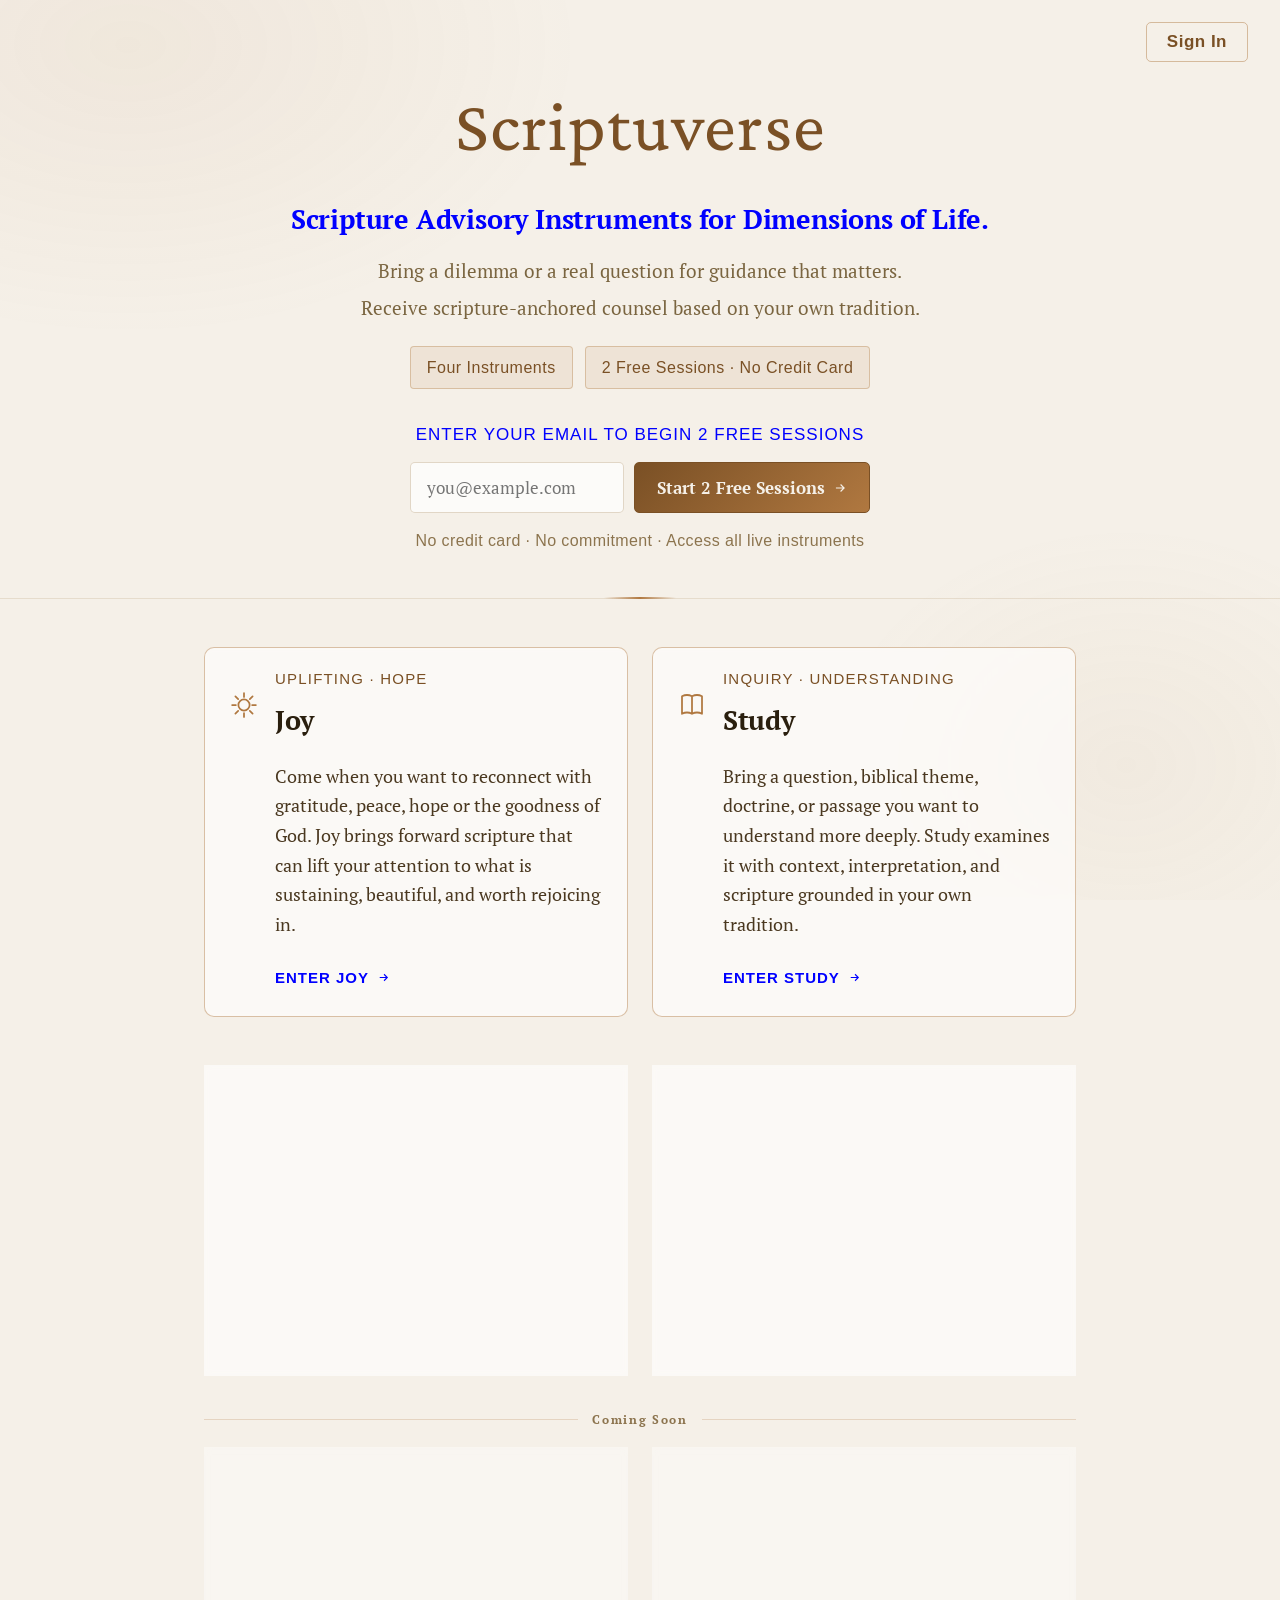
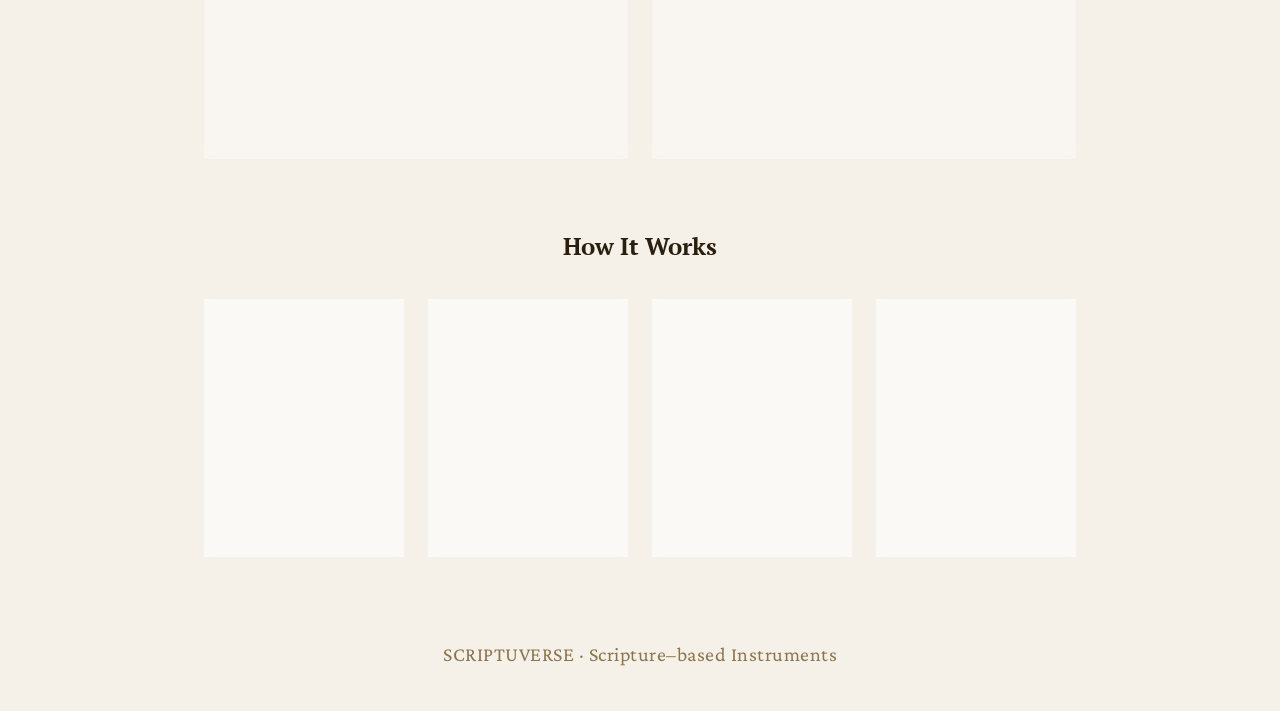
<file: index.html>
<!DOCTYPE html>
<html lang="en">
<head>
<meta charset="UTF-8">
<meta name="viewport" content="width=device-width, initial-scale=1.0">
<title>Scriptuverse &ndash; Scripture&ndash;based Instruments</title>
<link href="https://fonts.googleapis.com/css2?family=Crimson+Pro:ital,wght@0,300;0,400;0,600;0,700;1,300;1,400&family=PT+Serif:ital,wght@0,400;0,700;1,400&family=Google+Sans:wght@400;500;700&display=swap" rel="stylesheet">
<link rel="stylesheet" href="scriptuverse-shared.css">
<style>
  /* ── Visual identity inherited from Human Mastery per ScriptBDL Decision 11,
     with sizing corrected against the BIS's own explicit rules (Section 2.3):
     wordmark is 36px per rule, not the 15px used in the first pass -- that
     was a real error, not a style choice. HM's action colour (#0000FF, pure
     blue) is also a BIS rule, not something this first pass applied at all --
     used here sparingly, on CTAs and row labels, per that rule's own scope.

     Revision notes (this pass, per Jamie's review):
       - Wordmark spelling bug fixed. The rv-merge idea only ever meant tight
         kerning on the existing u/v letters, not inserting extra letters --
         the first pass literally corrupted the word. Fixed structurally.
       - Type scale raised throughout. This audience skews 30s/40s/elderly,
         not the tight mono-label sizes that read fine to a 20-something.
       - Font-family count reduced before the italic tagline: header logo is
         now the only sans element up top: wordmark and tagline are both
         serif, so there are two families, not three-plus-mono, before the
         eye reaches the italics.

     FONT SYSTEM (ScriptBDL Decision 105): Crimson Pro for the wordmark,
     PT Serif for all other serif use, Google Sans for all sans/mono use.
     Playfair Display and Share Tech Mono are retired platform-wide.
       - "Live at Launch" label removed -- it ages out fast, per Jamie's note.
       - Each tile is now a native <details>/<summary> disclosure -- closer
         to the BM/HM dropdown pattern Jamie referenced. No JavaScript; this
         is browser-native HTML, consistent with "shell only, no engine yet."
       - In-development divider redesigned with an ornamental centre mark,
         since the original was a plain label-plus-line.

     STATUS: still a visual shell. No auth, no persistence, no Edge Function
     calls, no working instrument links.

     Root tokens, box-sizing reset, and base html/body rules now live in
     scriptuverse-shared.css -- removed from here to avoid a second,
     divergence-prone copy. This page's own <style> block below contains
     only what's genuinely specific to the front door. ── */

  body::before {
    content: '';
    position: fixed; inset: 0; z-index: 0; pointer-events: none;
    background:
      radial-gradient(ellipse 700px 450px at 10% 5%,  rgba(176,120,64,0.07) 0%, transparent 65%),
      radial-gradient(ellipse 500px 400px at 88% 85%, rgba(184,150,90,0.06) 0%, transparent 60%);
  }

  /* ── HERO -- this page has no site-header (front door doesn't need one;
     interior instrument pages will carry their own, per Jamie's note).
     Top padding restored here since the header isn't there to carry any
     of that opening visual weight anymore. ── */
  .hero {
    position: relative; z-index: 1;
    text-align: center;
    padding: 64px 24px 44px;
    border-bottom: 1px solid rgba(155,120,65,0.16);
  }
  .hero::after {
    content: '';
    position: absolute; bottom: -1px; left: 50%; transform: translateX(-50%);
    width: 72px; height: 2px;
    background: linear-gradient(90deg, transparent, var(--accent), transparent);
  }

  /* Wordmark: correctly spelled "Scriptuverse" throughout -- the only
     flourish is tight kerning on the existing u/v pair, not new letters. */
  .wordmark {
    font-family: 'Crimson Pro', serif;
    font-size: 72px; font-weight: 400;
    color: var(--accent-deep);
    letter-spacing: 1px;
    margin-bottom: 16px;
  }
  .wordmark .uv { letter-spacing: 1px; }
  @media (max-width: 560px) {
    .wordmark { font-size: 40px; }
  }

  /* Value-proposition headline -- the "eye goes here first" line, per
     Jamie's note, styled after HM's own blue headline convention
     (BIS 2.3: HM action colour is pure blue, used on headlines). */
  .value-prop {
    font-family: 'PT Serif', serif;
    font-size: 27px; font-weight: 700;
    color: var(--blue);
    letter-spacing: -0.2px;
    line-height: 1.3;
    max-width: 780px; margin: 0 auto 18px;
    white-space: nowrap;
  }
  .value-prop.resolved {
    color: var(--accent-deep);
  }
  @media (max-width: 780px) {
    .value-prop { font-size: 22px; white-space: normal; }
  }
  @media (max-width: 560px) {
    .value-prop { font-size: 19px; }
  }

  .hero-line {
    font-family: 'PT Serif', serif;
    font-size: 19px; font-weight: 400;
    color: var(--text-dim);
    max-width: 560px; margin: 0 auto 4px;
  }
  .hero-line:last-of-type { margin-bottom: 22px; }

  .badge-row { display: flex; justify-content: center; gap: 12px; flex-wrap: wrap; margin-bottom: 32px; }
  .badge {
    font-family: 'Google Sans', Arial, sans-serif;
    font-size: 15px; padding: 7px 16px; border-radius: 4px;
    letter-spacing: 0.5px;
  }
  .badge-tier {
    background: rgba(176,120,64,0.10);
    font-size: 16px; color: var(--accent-deep);
    border: 0.5px solid rgba(176,120,64,0.35);
  }

  /* ── EMAIL CTA -- disabled inputs/buttons deliberately: this is still
     the visual shell, no signup logic wired in yet. ── */
  .email-cta {
    max-width: 460px; margin: 0 auto;
  }
  .email-cta-label {
    font-family: 'Google Sans', Arial, sans-serif;
    font-size: 17px; color: var(--blue);
    letter-spacing: 1px; text-transform: uppercase;
    margin-bottom: 12px;
  }
  .email-cta-label.label-error, .email-cta-label.label-attention {
    color: var(--blue);
    font-weight: 700;
    font-size: 17px;
  }
  .email-cta-label.label-confirmed {
    color: var(--text-dim);
    font-weight: 700;
    font-size: 17px;
  }
  .email-cta-label.label-confirmed.veteran {
    font-weight: 400;
  }
  .email-cta-input-row {
    display: flex; gap: 10px; flex-wrap: wrap;
    margin-bottom: 14px;
  }
  .email-input {
    flex: 1; min-width: 200px;
    font-family: 'PT Serif', serif; font-size: 17px;
    padding: 13px 16px;
    background: rgba(255,255,255,0.72);
    border: 1px solid rgba(155,120,65,0.28);
    border-radius: 5px;
    color: var(--ink);
  }
  .email-cta-button {
    font-family: 'PT Serif', serif;
    font-size: 17px; font-weight: 700;
    color: var(--parchment);
    background: linear-gradient(135deg, var(--accent-deep), var(--accent));
    border: 1px solid var(--accent-deep);
    border-radius: 5px;
    padding: 13px 22px;
    display: inline-flex; align-items: center; gap: 8px;
    white-space: nowrap;
  }
  .email-cta-button svg { width: 14px; height: 14px; }
  .email-input:disabled, .email-cta-button:disabled {
    cursor: not-allowed;
  }
  .email-cta-fine-print {
    font-family: 'Google Sans', Arial, sans-serif;
    font-size: 16px; color: var(--text-faint);
    letter-spacing: 0.4px;
  }
  .signin-link {
    position: absolute; top: 22px; right: 32px;
    font-family: 'Google Sans', Arial, sans-serif;
    font-size: 17px; font-weight: 700; letter-spacing: 0.5px;
    color: var(--accent-deep);
    background: none; border: 1px solid rgba(176,120,64,0.45);
    border-radius: 5px; padding: 9px 20px; cursor: pointer;
  }
  .signin-link:hover { background: rgba(176,120,64,0.10); }
  .mode-toggle {
    display: inline-block; margin-top: 12px;
    font-family: 'Google Sans', Arial, sans-serif;
    font-size: 16px; color: var(--accent-deep);
    background: none; border: none; text-decoration: underline; cursor: pointer;
  }
  .email-cta-fine-print.fine-print-attention {
    color: var(--blue);
    font-weight: 700;
    font-size: 15px;
  }
  .email-cta-fine-print.fine-print-confirmed {
    color: var(--text-faint);
    font-weight: 700;
  }
  .email-cta-fine-print.fine-print-confirmed.veteran {
    font-weight: 400;
  }

  /* ── MAIN ── */
  .main {
    position: relative; z-index: 1;
    max-width: 920px; margin: 0 auto; padding: 48px 24px 40px;
  }

  /* ── Ornamental divider for the In Development row -- a centred mark
     rather than a plain label-and-line. ── */
  .ornamental-divider {
    display: flex; align-items: center; justify-content: center;
    gap: 18px;
    margin: 8px 0 28px;
  }
  .ornamental-divider .line {
    flex: 1; height: 1px; max-width: 200px;
    background: linear-gradient(90deg, transparent, rgba(176,120,64,0.45));
  }
  .ornamental-divider .line.right {
    background: linear-gradient(90deg, rgba(176,120,64,0.45), transparent);
  }
  .ornamental-divider .mark {
    font-family: 'Google Sans', Arial, sans-serif;
    font-size: 15px; letter-spacing: 3px; text-transform: uppercase;
    color: var(--accent-deep);
    display: flex; align-items: center; gap: 10px;
    white-space: nowrap;
  }
  .ornamental-divider .diamond {
    width: 7px; height: 7px; background: var(--accent);
    transform: rotate(45deg);
  }

  /* ── INSTRUMENT GRID ── */
  .grid {
    display: grid;
    grid-template-columns: 1fr 1fr;
    gap: 24px;
    margin-bottom: 20px;
  }
  .grid.top { margin-bottom: 48px; }
  @media (max-width: 640px) {
    .grid { grid-template-columns: 1fr; }
  }

  /* Tiles are native <details> disclosures -- click the header row to
     expand, per the BM/HM dropdown pattern. */
  .tile {
    position: relative;
    background: var(--card-bg);
    border: 1px solid var(--card-border);
    border-radius: 10px;
    backdrop-filter: blur(3px);
    transition: border-color 0.2s;
  }
  .tile[open], .tile:hover { border-color: var(--card-focus); }
  .coming-soon-divider { display:flex; align-items:center; gap:14px; margin:34px 0 18px; color:var(--text-faint); font-size:12px; letter-spacing:0.14em; text-transform:none; font-weight:600; }
  .coming-soon-divider::before, .coming-soon-divider::after { content:""; flex:1; border-top:1px solid var(--card-focus); opacity:0.5; }
  .tile.is-pending { opacity: 0.62; }

  .tile summary {
    list-style: none;
    cursor: pointer;
    padding: 18px 24px;
    display: flex; align-items: center; gap: 16px;
  }
  .tile summary::-webkit-details-marker { display: none; }
  .tile.tile-static summary { cursor: default; }

  .tile-icon {
    width: 30px; height: 30px; flex-shrink: 0;
    color: var(--accent);
  }
  .tile.is-pending .tile-icon { color: var(--text-faint); }

  .tile-headline { flex: 1; min-width: 0; }

  .tile-eyebrow {
    font-family: 'Google Sans', Arial, sans-serif;
    font-size: 15px; color: var(--accent-deep);
    letter-spacing: 1.2px; margin-bottom: 6px;
    text-transform: uppercase;
  }
  .tile.is-pending .tile-eyebrow { color: var(--text-faint); }

  .tile-name {
    font-family: 'PT Serif', serif;
    font-size: 27px; font-weight: 700;
    color: var(--ink);
    letter-spacing: -0.3px;
  }
  .tile.is-pending .tile-name { color: var(--text-dim); }

  .tile-body {
    padding: 0 24px 24px 70px;
  }
  .tile-desc {
    font-family: 'PT Serif', serif;
    font-size: 18px; font-weight: 400;
    color: var(--text-mid); line-height: 1.65;
    margin-bottom: 20px;
  }
  .tile-cta {
    font-family: 'Google Sans', Arial, sans-serif;
    font-size: 15px; letter-spacing: 1px; text-transform: uppercase;
    color: var(--blue);
    display: inline-flex; align-items: center; gap: 8px;
    font-weight: 700;
  }
  .tile-cta svg { width: 13px; height: 13px; }
  .tile.is-pending .tile-cta { color: var(--text-faint); }

  .status-corner {
    font-family: 'Google Sans', Arial, sans-serif;
    font-size: 15px; letter-spacing: 0.8px; text-transform: uppercase;
    padding: 5px 12px; border-radius: 4px;
    display: inline-block;
    margin-bottom: 14px;
  }
  .status-corner.pending {
    background: rgba(122,101,64,0.09);
    color: var(--text-faint);
    border: 0.5px solid rgba(122,101,64,0.22);
  }

  @media (max-width: 640px) {
    .tile-body { padding-left: 28px; }
  }

  /* ── HOW IT WORKS -- matching the row Jamie liked on Human Mastery.
     Placeholder copy: I don't have HM's actual "How It Works" content to
     clone verbatim, so this is a reasonable first pass in the same visual
     language, not a copy of real, confirmed source text. Flag and revise
     once you've seen it against HM's real wording. ── */
  .how-it-works {
    position: relative; z-index: 1;
    max-width: 920px; margin: 0 auto;
    padding: 8px 24px 56px;
  }
  .how-heading {
    font-family: 'PT Serif', serif;
    font-size: 24px; font-weight: 700;
    color: var(--ink);
    text-align: center;
    margin-bottom: 32px;
  }
  .how-steps {
    display: grid;
    grid-template-columns: repeat(4, 1fr);
    gap: 24px;
  }
  @media (max-width: 780px) {
    .how-steps { grid-template-columns: 1fr 1fr; }
  }
  @media (max-width: 480px) {
    .how-steps { grid-template-columns: 1fr; }
  }
  .how-step {
    text-align: center;
    background: var(--card-bg);
    border: 1px solid var(--card-border);
    border-radius: 10px;
    padding: 24px 20px;
    backdrop-filter: blur(3px);
  }
  .how-step-number {
    font-family: 'Google Sans', Arial, sans-serif;
    font-size: 15px; color: var(--accent);
    letter-spacing: 1px; margin-bottom: 10px;
  }
  .how-step-title {
    font-family: 'PT Serif', serif;
    font-size: 19px; font-weight: 700;
    color: var(--ink); margin-bottom: 8px;
  }
  .how-step-desc {
    font-family: 'PT Serif', serif;
    font-size: 16px; color: var(--text-mid);
    line-height: 1.55;
  }

  /* ── PROFILE INTAKE (Layer 1, Q4/Q5) -- Spec Section 5 ── */
  .profile-intake {
    max-width: 620px; margin: 28px auto 0;
    text-align: center;
  }
  .intake-label {
    font-family: 'PT Serif', serif;
    font-size: 22px; font-weight: 700;
    color: var(--blue);
    line-height: 1.4; margin-bottom: 14px;
  }
  .intake-section-label {
    font-family: 'PT Serif', serif;
    font-size: 22px; font-weight: 700;
    color: var(--blue);
    line-height: 1.4;
    margin: 28px 0 14px;
    padding-top: 22px;
    border-top: 1px solid rgba(155,120,65,0.16);
  }
  .intake-text-input {
    width: 100%;
    font-family: 'PT Serif', serif; font-size: 17px;
    padding: 13px 16px;
    background: rgba(255,255,255,0.72);
    border: 1px solid rgba(155,120,65,0.28);
    border-radius: 5px;
    color: var(--ink);
    margin-bottom: 10px;
  }
  .intake-matrix {
    display: flex; flex-wrap: wrap; gap: 9px;
    justify-content: center;
    margin-bottom: 18px;
  }
  .denom-btn {
    font-family: 'PT Serif', serif;
    font-size: 15px;
    color: var(--ink);
    background: rgba(255,255,255,0.62);
    border: 1px solid rgba(155,120,65,0.24);
    border-radius: 8px;
    padding: 10px 15px;
    cursor: pointer;
    transition: border-color 0.15s;
  }
  .denom-btn:hover { border-color: rgba(176,120,64,0.5); }
  .denom-btn.selected {
    background: linear-gradient(135deg, var(--accent-deep), var(--accent));
    color: var(--parchment);
    border-color: var(--accent-deep);
    font-weight: 600;
  }
  .intake-unlisted {
    margin-bottom: 18px;
  }
  .intake-unlisted-label {
    font-family: 'PT Serif', serif;
    font-size: 20px; font-weight: 600; color: var(--text-mid);
    margin-bottom: 10px;
  }
  .intake-select {
    width: 100%;
    font-family: 'PT Serif', serif; font-size: 17px;
    padding: 13px 16px;
    background: rgba(255,255,255,0.72);
    border: 1px solid rgba(155,120,65,0.28);
    border-radius: 5px;
    color: var(--ink);
    margin-bottom: 14px;
  }
  .intake-followup {
    margin: 12px 0 14px;
    padding: 14px 16px;
    background: rgba(176,120,64,0.06);
    border: 1px solid rgba(176,120,64,0.20);
    border-radius: 6px;
  }
  .intake-followup-label {
    display: block;
    font-family: 'Google Sans', Arial, sans-serif;
    font-size: 15px; color: var(--accent-deep);
    letter-spacing: 0.6px; text-transform: uppercase;
    margin-bottom: 8px;
  }
  .intake-followup .intake-select { margin-bottom: 0; }
  .intake-version-note {
    font-family: 'PT Serif', serif;
    font-size: 15px; font-style: italic;
    color: var(--text-dim);
    margin-top: 8px; line-height: 1.5;
  }
  .intake-submit-button {
    width: 100%;
    font-family: 'PT Serif', serif;
    font-size: 16px; font-weight: 700;
    color: var(--parchment);
    background: linear-gradient(135deg, var(--accent-deep), var(--accent));
    border: 1px solid var(--accent-deep);
    border-radius: 5px;
    padding: 14px 22px;
  }
  .intake-submit-button:disabled { opacity: 0.6; }
  .intake-error {
    font-family: 'PT Serif', serif;
    font-size: 15px; font-weight: 700;
    color: var(--blue);
    background: rgba(0,0,255,0.06);
    border: 1px solid rgba(0,0,255,0.30);
    border-radius: 5px;
    padding: 11px 14px;
    margin-bottom: 14px;
  }

  /* Front-door-specific footer spacing. .footer-identifier's shared
     default (56px top margin, 0 bottom) is tuned for the instrument
     pages, where it sits inside .main and .main's own 64px bottom
     padding already supplies trailing space. The front door has no such
     wrapper below it -- this is the last element before </body> -- so
     the shared default reads as too much space above (56px here, plus
     .how-it-works' own 56px bottom padding -- 112px combined) and none
     below. Overridden here rather than in the shared file so Counsel
     and Comfort are unaffected. */
  .footer-identifier {
    margin-top: 24px;
    margin-bottom: 40px;
  }


</style>
</head>
<body>

<section class="hero">
  <button type="button" class="signin-link" id="signinLink">Sign In</button>
  <div class="wordmark">Script<span class="uv">uv</span>erse</div>
  <p class="value-prop" id="valueProp">Scripture Advisory Instruments for Dimensions of Life.</p>
  <p class="hero-line">Bring a dilemma or a real question for guidance that matters.</p>
  <p class="hero-line">Receive scripture-anchored counsel based on your own tradition.</p>
  <div class="badge-row">
    <span class="badge badge-tier">Four Instruments</span>
    <span class="badge badge-tier">2 Free Sessions &middot; No Credit Card</span>
  </div>

  <div class="email-cta" id="emailCta">
    <div class="email-cta-label" id="ctaLabel">Enter your email to begin 2 free sessions</div>
    <form class="email-cta-input-row" id="signinForm">
      <input type="email" class="email-input" id="emailInput" placeholder="you@example.com" required autocomplete="email">
      <button type="submit" class="email-cta-button" id="ctaButton">Start 2 Free Sessions <svg viewBox="0 0 24 24" fill="none" stroke="currentColor" stroke-width="2"><path d="M5 12h14M13 6l6 6-6 6"/></svg></button>
    </form>
    <div class="email-cta-fine-print" id="ctaFinePrint">No credit card &middot; No commitment &middot; Access all live instruments</div>
    <button type="button" class="mode-toggle" id="modeToggle" style="display:none;">New Here? Start 2 Free Sessions</button>
  </div>

  <!-- ── Layer 1 fixed-profile intake (Q4/Q5), per Spec Section 5. Hidden
       until a session is confirmed; shown once, then replaced by a summary
       once a profile row exists. ── -->
  <div class="profile-intake" id="profileIntake" style="display:none;">
    <div class="intake-label" id="intakeStatusLabel">Please select your faith or denomination</div>

    <form id="intakeForm">
      <div class="intake-error" id="intakeError" style="display:none;"></div>

      <input type="hidden" id="denomText">

      <div class="intake-matrix" id="denomMatrix"></div>

      <!-- Charismatic modifier follow-up, per Section 5.7 (confirmed,
           Decision 86) -- hidden unless Charismatic is selected. -->
      <div class="intake-followup" id="charismaticFollowup" style="display:none;">
        <label class="intake-followup-label">What's your home tradition?</label>
        <select class="intake-select" id="homeTraditionSelect">
          <option value="" selected disabled>Select your home tradition&hellip;</option>
        </select>
      </div>

      <!-- Unlisted -- a labeled text field, always visible, not a button
           to click, per Jamie's direct instruction. -->
      <div class="intake-unlisted">
        <div class="intake-unlisted-label">My tradition isn't listed here &ndash; I'll describe it:</div>
        <input type="text" class="intake-text-input" id="unlistedInput" placeholder="Type your tradition here" autocomplete="off">
        <div class="intake-followup" id="adaptiveFollowup" style="display:none;">
          <label class="intake-followup-label" id="adaptiveFollowupQuestion"></label>
          <input type="text" class="intake-text-input" id="adaptiveFollowupAnswer" placeholder="Your answer" autocomplete="off">
        </div>
      </div>

      <div class="intake-section-label">Please select your Bible version</div>
      <div class="intake-matrix" id="bibleVersionMatrix"></div>

      <div class="intake-unlisted">
        <div class="intake-unlisted-label">My version isn't listed here &ndash; I'll specify:</div>
        <input type="text" class="intake-text-input" id="unlistedVersionInput" placeholder="Type your Bible version here" autocomplete="off">
      </div>

      <div class="intake-version-note" id="versionNote"></div>

      <button type="submit" class="intake-submit-button">Save and Continue</button>
    </form>
  </div>
</section>

<script type="module">
  // ── Shape B auth: Supabase magic-link sign-in, per Decision 72. ──
  const SUPABASE_URL = 'https://xvlqixdhxvsjcowjmxyl.supabase.co';
  const SUPABASE_ANON_KEY = 'sb_publishable_CyR3UVVvOtrFziL4nI9mtA_3x2g4JgS';

  import { createClient } from 'https://esm.sh/@supabase/supabase-js@2';
  const supabase = createClient(SUPABASE_URL, SUPABASE_ANON_KEY);

  const form = document.getElementById('signinForm');
  const input = document.getElementById('emailInput');
  const button = document.getElementById('ctaButton');
  const label = document.getElementById('ctaLabel');
  const finePrint = document.getElementById('ctaFinePrint');
  const signinLink = document.getElementById('signinLink');
  const modeToggle = document.getElementById('modeToggle');
  const ARROW = ' <svg viewBox="0 0 24 24" fill="none" stroke="currentColor" stroke-width="2"><path d="M5 12h14M13 6l6 6-6 6"/></svg>';

  // Two views of the same email box. "start" is for new people (2 free sessions); "signin" is for anyone returning,
  // free-session members and subscribers alike. Both send the same verified sign-in link; only the wording differs.
  let mode = 'start';
  function setMode(m) {
    mode = m;
    label.classList.remove('label-error', 'label-attention');
    if (m === 'signin') {
      label.textContent = 'Sign in with your email';
      button.innerHTML = 'Email Me a Sign-In Link' + ARROW;
      finePrint.textContent = 'For members and subscribers. No password needed.';
      modeToggle.style.display = 'inline-block';
      signinLink.style.display = 'none';
      input.focus();
    } else {
      label.textContent = 'Enter your email to begin 2 free sessions';
      button.innerHTML = 'Start 2 Free Sessions' + ARROW;
      finePrint.textContent = 'No credit card \u00b7 No commitment \u00b7 Access all live instruments';
      modeToggle.style.display = 'none';
      signinLink.style.display = '';
    }
  }
  signinLink.addEventListener('click', () => setMode('signin'));
  modeToggle.addEventListener('click', () => setMode('start'));

  // Session check on load -- if a magic-link redirect just landed here,
  // or a prior session is still valid, reflect that immediately rather
  // than showing the sign-in form to someone already signed in.
  supabase.auth.getSession().then(({ data: { session } }) => {
    if (session) showSignedIn(session);
  });

  // Fires on the magic-link redirect landing (SIGNED_IN) and on sign-out.
  // This is the actual session-handling piece crisis-marker-handler.ts
  // flagged as not yet built -- this is that build.
  supabase.auth.onAuthStateChange((event, session) => {
    if (event === 'SIGNED_IN' && session) showSignedIn(session);
    if (event === 'SIGNED_OUT') showSignedOut();
  });

  form.addEventListener('submit', async (e) => {
    e.preventDefault();
    const email = input.value.trim();
    if (!email) return;

    button.disabled = true;
    button.textContent = 'Sending...';

    const { error } = await supabase.auth.signInWithOtp({
      email,
      options: {
        // Where the magic-link email sends the user back to. Must match
        // a URL registered in Supabase's Auth > URL Configuration once
        // the project exists -- see the setup checklist.
        emailRedirectTo: window.location.href,
      },
    });

    if (error) {
      label.textContent = 'Could not send link: ' + (error.message || 'unknown error') + '.';
      label.classList.add('label-error');
      button.disabled = false;
      button.innerHTML = (mode === 'signin' ? 'Email Me a Sign-In Link' : 'Start 2 Free Sessions') + ARROW;
      console.error('[scriptuverse-auth] signInWithOtp error:', error);
      return;
    }

    // Deliberately vague about whether the address is new or returning --
    // avoids leaking account existence to an unauthenticated visitor.
    label.textContent = 'Check your email for a sign-in link.';
    label.classList.remove('label-error', 'label-attention');
    label.classList.add('label-attention');
    form.style.display = 'none';
    modeToggle.style.display = 'none';
    finePrint.textContent = "We've sent a link to " + email + ". No password needed.";
  });

  function showSignedIn(session) {
    label.textContent = "You're signed in as " + session.user.email + ". This also opens your free QuVive account.";
    label.classList.remove('label-error', 'label-attention');
    label.classList.add('label-confirmed');
    form.style.display = 'none';
    signinLink.style.display = 'none';
    modeToggle.style.display = 'none';
    finePrint.textContent = 'Setting up your profile...';
    loadProfile(session.user);
  }

  function showSignedOut() {
    label.classList.remove('label-error', 'label-attention', 'label-confirmed', 'veteran');
    form.style.display = 'flex';
    setMode('start');
    finePrint.classList.remove('fine-print-attention', 'fine-print-confirmed', 'veteran');
    document.getElementById('profileIntake').style.display = 'none';
    document.getElementById('valueProp')?.classList.remove('resolved');
  }

  // ── Layer 1 fixed-profile intake logic (Spec Section 5) ──

  // Denomination-aware Bible version defaults, per Section 5.5. Anything
  // not listed here falls through to the silent KJV default described in
  // the same section -- KJV is already the select's first/default option,
  // so "do nothing" already produces the correct behavior for every
  // tradition not explicitly mapped below.
  const VERSION_DEFAULTS = {
    'Catholic (Roman Catholic)': { version: 'NABRE', note: '' },
    'Eastern Orthodox': { version: 'KJV', note: '' },
    "Jehovah's Witness": {
      version: 'NWT',
      note: 'The New World Translation is the version your tradition holds as scripture.',
    },
    'Latter-day Saint': {
      version: 'KJV',
      note: 'The King James Version is shown here specifically because it is the version your tradition uses. Scriptuverse itself remains scripture-anchored to the Bible; it does not engage the Book of Mormon, Doctrine and Covenants, or Pearl of Great Price directly.',
    },
  };

  // Alphabetical, matching the approved matrix prototype -- no family
  // groupings, since Jamie found the grouped version too vertically long.
  const TRADITIONS = [
    'Anabaptist / Mennonite',
    'Anglican / Episcopal',
    'Baptist',
    'Catholic (Roman Catholic)',
    'Charismatic renewal within another tradition',
    'Congregationalist / United Church of Christ tradition',
    'Cultural Christian / occasional practice',
    'Eastern Orthodox',
    'Exploring Christianity / not yet affiliated',
    'Holiness tradition',
    "Jehovah's Witness",
    'Latter-day Saint',
    'Lutheran',
    'Methodist / Wesleyan',
    'Non-denominational / independent Christian',
    'Oriental Orthodox',
    'Pentecostal',
    'Quaker / Religious Society of Friends',
    'Reformed / Presbyterian',
    'Restorationist movement',
    'Seventh-day Adventist',
  ];

  const DENOM_OPTIONS_FOR_HOME_TRADITION = TRADITIONS.filter(
    name => name !== 'Charismatic renewal within another tradition'
  );

  const homeTraditionSelect = document.getElementById('homeTraditionSelect');
  DENOM_OPTIONS_FOR_HOME_TRADITION.forEach(name => {
    const opt = document.createElement('option');
    opt.value = name;
    opt.textContent = name;
    homeTraditionSelect.appendChild(opt);
  });

  const denomText = document.getElementById('denomText');
  const denomMatrix = document.getElementById('denomMatrix');
  const unlistedInput = document.getElementById('unlistedInput');
  const charismaticFollowup = document.getElementById('charismaticFollowup');
  const bibleVersionMatrix = document.getElementById('bibleVersionMatrix');
  const unlistedVersionInput = document.getElementById('unlistedVersionInput');
  const versionNote = document.getElementById('versionNote');

  const BIBLE_VERSIONS = [
    { code: 'ESV', label: 'English Standard Version (ESV)' },
    { code: 'KJV', label: 'King James Version (KJV)' },
    { code: 'NABRE', label: 'New American Bible, Revised Edition (NABRE)' },
    { code: 'NASB', label: 'New American Standard Bible (NASB)' },
    { code: 'NIV', label: 'New International Version (NIV)' },
    { code: 'NWT', label: 'New World Translation (NWT)' },
    { code: 'RSV-CE', label: 'Revised Standard Version, Catholic Edition (RSV-CE)' },
  ]; // alphabetical by label, same convention as the denomination matrix

  let selectedVersionBtn = null;
  let selectedVersion = 'KJV'; // silent default per Section 5.5

  BIBLE_VERSIONS.forEach(v => {
    const btn = document.createElement('button');
    btn.type = 'button';
    btn.className = 'denom-btn';
    btn.textContent = v.label;
    btn.addEventListener('click', () => selectVersion(btn, v.code));
    bibleVersionMatrix.appendChild(btn);
    if (v.code === 'KJV') selectVersion(btn, 'KJV'); // default selection on load
  });

  function selectVersion(btn, code) {
    if (selectedVersionBtn) selectedVersionBtn.classList.remove('selected');
    btn.classList.add('selected');
    selectedVersionBtn = btn;
    selectedVersion = code;
    unlistedVersionInput.value = '';
  }

  // Same convergence principle as the denomination unlisted field -- typing
  // a version not on the list clears the matrix selection and becomes the
  // value of record.
  unlistedVersionInput.addEventListener('input', () => {
    if (unlistedVersionInput.value.trim()) {
      if (selectedVersionBtn) { selectedVersionBtn.classList.remove('selected'); selectedVersionBtn = null; }
      selectedVersion = unlistedVersionInput.value.trim();
    }
  });

  let selectedBtn = null;

  // Clicking a button fills the same hidden field the unlisted text input
  // uses, per Section 5.3's convergence principle -- both paths produce the
  // same underlying denomination value regardless of how it was entered.
  TRADITIONS.forEach(name => {
    const btn = document.createElement('button');
    btn.type = 'button';
    btn.className = 'denom-btn';
    btn.textContent = name;
    btn.addEventListener('click', () => selectDenomination(btn, name));
    denomMatrix.appendChild(btn);
  });

  function selectDenomination(btn, name) {
    if (selectedBtn) selectedBtn.classList.remove('selected');
    btn.classList.add('selected');
    selectedBtn = btn;
    denomText.value = name;
    unlistedInput.value = '';

    if (name === 'Charismatic renewal within another tradition') {
      charismaticFollowup.style.display = 'block';
      applyVersionDefault('');
    } else {
      charismaticFollowup.style.display = 'none';
      applyVersionDefault(name);
    }
  }

  // Typing in the unlisted field clears any button selection, per Jamie's
  // instruction that this is a plain labeled text field, not a button to
  // click first -- typing here is itself the selection action.
  unlistedInput.addEventListener('input', () => {
    if (selectedBtn) { selectedBtn.classList.remove('selected'); selectedBtn = null; }
    charismaticFollowup.style.display = 'none';
    denomText.value = unlistedInput.value.trim();
    applyVersionDefault('');
    // A fresh edit invalidates any previously-fetched follow-up question --
    // don't leave a stale question/answer pair attached to new text.
    adaptiveFollowup.style.display = 'none';
    adaptiveFollowupAnswer.value = '';
    lastFollowupQuestion = null;
  });

  // The actual adaptive-follow-up call (Section 5.4, Decision 87's flagged
  // gap) fires on blur, not on every keystroke -- asking mid-typing would
  // both waste calls and interrupt someone still composing their answer.
  const DENOM_FOLLOWUP_URL = 'https://xvlqixdhxvsjcowjmxyl.supabase.co/functions/v1/denomination-followup';
  const adaptiveFollowup = document.getElementById('adaptiveFollowup');
  const adaptiveFollowupQuestion = document.getElementById('adaptiveFollowupQuestion');
  const adaptiveFollowupAnswer = document.getElementById('adaptiveFollowupAnswer');
  let lastFollowupQuestion = null;

  unlistedInput.addEventListener('blur', async () => {
    const text = unlistedInput.value.trim();
    if (!text || lastFollowupQuestion) return; // nothing typed, or already asked for this text

    try {
      const res = await fetch(DENOM_FOLLOWUP_URL, {
        method: 'POST',
        headers: { 'Content-Type': 'application/json' },
        body: JSON.stringify({ tradition: text }),
      });
      const data = await res.json();
      if (data.question) {
        lastFollowupQuestion = data.question;
        adaptiveFollowupQuestion.textContent = data.question;
        adaptiveFollowup.style.display = 'block';
      }
    } catch (err) {
      // Fails open -- the free-text description alone is still saved even
      // if the follow-up call fails, per Decision 87's original fallback
      // behavior. This is a nice-to-have enrichment, not a save-blocker.
      console.error('[denomination-followup] call failed:', err);
    }
  });

  homeTraditionSelect.addEventListener('change', () => {
    applyVersionDefault(homeTraditionSelect.value);
  });

  function applyVersionDefault(denomination) {
    const mapped = VERSION_DEFAULTS[denomination];
    const targetCode = mapped ? mapped.version : 'KJV';
    const targetBtn = Array.from(bibleVersionMatrix.children).find(
      btn => BIBLE_VERSIONS.find(v => v.code === targetCode)?.label === btn.textContent
    );
    if (targetBtn) selectVersion(targetBtn, targetCode);
    unlistedVersionInput.value = '';
    versionNote.textContent = mapped ? mapped.note : '';
  }

  async function loadProfile(user) {
    const { data, error } = await supabase
      .from('scriptuverse_profiles')
      .select('*')
      .eq('id', user.id)
      .maybeSingle();

    if (error) {
      console.error('[scriptuverse-profile] load error:', error);
      // Fail open to the intake form rather than leaving the user stuck --
      // worst case they re-enter something already saved.
      showIntakeForm();
      finePrint.textContent = 'Could not check for an existing profile (' + error.message + '). Showing the intake form as a fallback.';
      return;
    }

    if (data) {
      showProfileSummary(data);
    } else {
      showIntakeForm();
    }
  }

  function showIntakeForm() {
    document.getElementById('profileIntake').style.display = 'block';
    finePrint.textContent = 'One more step before instruments unlock.';
    finePrint.classList.add('fine-print-attention');
  }

  function showProfileSummary(profile) {
    document.getElementById('profileIntake').style.display = 'none';
    finePrint.classList.remove('fine-print-attention');
    finePrint.classList.add('fine-print-confirmed');
    finePrint.textContent = 'Tradition on file: ' + profile.denomination +
      (profile.bible_version ? ' \u00b7 ' + profile.bible_version : '') +
      '.';
    renderInstrumentAccess(profile);
  }

  document.getElementById('intakeForm').addEventListener('submit', async (e) => {
    e.preventDefault();

    const { data: { user } } = await supabase.auth.getUser();
    if (!user) return;

    const denomination = denomText.value.trim();
    if (!denomination) {
      unlistedInput.focus();
      return;
    }

    const isCharismatic = denomination === 'Charismatic renewal within another tradition';
    const isUnlisted = !TRADITIONS.includes(denomination);
    let denomination_note = null;
    if (isCharismatic) {
      denomination_note = 'Home tradition: ' + (homeTraditionSelect.value || '');
    } else if (isUnlisted) {
      denomination_note = lastFollowupQuestion
        ? ('Follow-up: ' + lastFollowupQuestion + ' -- Answer: ' + (adaptiveFollowupAnswer.value.trim() || '(not answered)'))
        : 'Free text, unlisted -- adaptive follow-up question was not asked (call may have failed or field was never blurred)';
    }

    if (isCharismatic && !homeTraditionSelect.value) {
      homeTraditionSelect.focus();
      return;
    }

    const submitBtn = e.target.querySelector('.intake-submit-button');
    const errorBox = document.getElementById('intakeError');
    errorBox.style.display = 'none';
    submitBtn.disabled = true;
    submitBtn.textContent = 'Saving...';

    const { error } = await supabase.from('scriptuverse_profiles').upsert({
      id: user.id,
      denomination,
      denomination_note,
      bible_version: selectedVersion,
    });

    if (error) {
      console.error('[scriptuverse-profile] save error:', error);
      submitBtn.disabled = false;
      submitBtn.textContent = 'Save and Continue';
      errorBox.textContent = 'Could not save: ' + (error.message || 'unknown error') +
        '. If this is the first attempt, the scriptuverse_profiles table may not exist yet -- check that the SQL migration has been run.';
      errorBox.style.display = 'block';
      return;
    }

    // Re-fetch the full row rather than hand-building one from the form
    // fields -- this is the only way the just-applied DB defaults
    // (subscription_status, trial_uses_remaining) are reflected correctly
    // on first save, without duplicating those default values here too.
    const { data: freshProfile } = await supabase
      .from('scriptuverse_profiles').select('*').eq('id', user.id).maybeSingle();
    showProfileSummary(freshProfile || { denomination, bible_version: selectedVersion });
  });

  // ── ACCESS (QuVive account) ───────────────────────────────────────────
  // Free sessions and subscriptions are no longer held in this project.
  // Each instrument function checks the person's QuVive account (same
  // verified email) before generating and spends a session only after a
  // whole Output is delivered. This page therefore shows no counts and
  // carries no payment link. Refusals are explained on the instrument page at the moment they happen.
  function renderInstrumentAccess(profile) {
    const valueProp = document.getElementById('valueProp');
    if (valueProp) valueProp.classList.add('resolved');
    label.classList.add('veteran');
    finePrint.classList.add('veteran');

    wireInstrumentTile('tile-cta-joy', 'joy-instrument.html');
    wireInstrumentTile('tile-cta-study', 'study-instrument.html');
    wireInstrumentTile('tile-cta-counsel', 'counsel-instrument.html');
    wireInstrumentTile('tile-cta-prayer', 'prayer-instrument.html');
  }

  function wireInstrumentTile(ctaId, targetPage) {
    const cta = document.getElementById(ctaId);
    if (!cta) return;
    cta.style.cursor = 'pointer';
    cta.onclick = () => { window.location.href = targetPage; };
  }

  // Old Stripe return links (?checkout=...) no longer apply here; tidy the address.
  (function clearOldCheckoutParam() {
    if (new URLSearchParams(window.location.search).has('checkout')) {
      history.replaceState(null, '', window.location.pathname);
    }
  })();
</script>


<main class="main">

  <div class="grid top">

    <!-- JOY -->
    <details class="tile tile-static" open>
      <summary onclick="event.preventDefault();">
        <svg class="tile-icon" viewBox="0 0 24 24" fill="none" stroke="currentColor" stroke-width="1.4">
          <circle cx="12" cy="12" r="4.5"/>
          <path d="M12 2.5 L12 5.5 M12 18.5 L12 21.5 M2.5 12 L5.5 12 M18.5 12 L21.5 12 M5.11 5.11 L7.34 7.34 M16.66 16.66 L18.89 18.89 M5.11 18.89 L7.34 16.66 M16.66 7.34 L18.89 5.11" stroke-linecap="round"/>
        </svg>
        <div class="tile-headline">
          <div class="tile-eyebrow">Uplifting &middot; Hope</div>
          <div class="tile-name">Joy</div>
        </div>
      </summary>
      <div class="tile-body">
        <div class="tile-desc">Come when you want to reconnect with gratitude, peace, hope or the goodness of God. Joy brings forward scripture that can lift your attention to what is sustaining, beautiful, and worth rejoicing in.</div>
        <div class="tile-cta" id="tile-cta-joy">Enter Joy <svg viewBox="0 0 24 24" fill="none" stroke="currentColor" stroke-width="2"><path d="M5 12h14M13 6l6 6-6 6"/></svg></div>
      </div>
    </details>

    <!-- STUDY -->
    <details class="tile tile-static" open>
      <summary onclick="event.preventDefault();">
        <svg class="tile-icon" viewBox="0 0 24 24" fill="none" stroke="currentColor" stroke-width="1.4">
          <path d="M4 5 C4 5 8 3 12 5 C16 3 20 5 20 5 L20 19 C20 19 16 17 12 19 C8 17 4 19 4 19 Z M12 5 L12 19" stroke-linecap="round" stroke-linejoin="round"/>
        </svg>
        <div class="tile-headline">
          <div class="tile-eyebrow">Inquiry &middot; Understanding</div>
          <div class="tile-name">Study</div>
        </div>
      </summary>
      <div class="tile-body">
        <div class="tile-desc">Bring a question, biblical theme, doctrine, or passage you want to understand more deeply. Study examines it with context, interpretation, and scripture grounded in your own tradition.</div>
        <div class="tile-cta" id="tile-cta-study">Enter Study <svg viewBox="0 0 24 24" fill="none" stroke="currentColor" stroke-width="2"><path d="M5 12h14M13 6l6 6-6 6"/></svg></div>
      </div>
    </details>

  </div>

  <div class="grid">

    <!-- COUNSEL -->
    <details class="tile tile-static" open>
      <summary onclick="event.preventDefault();">
        <svg class="tile-icon" viewBox="0 0 24 24" fill="none" stroke="currentColor" stroke-width="1.4">
          <path d="M12 3 L12 21 M4 6 C4 6 7 4 12 4 C17 4 20 6 20 6 L20 18 C20 18 17 16 12 16 C7 16 4 18 4 18 Z" stroke-linecap="round" stroke-linejoin="round"/>
        </svg>
        <div class="tile-headline">
          <div class="tile-eyebrow">Dilemma &middot; Guidance</div>
          <div class="tile-name">Counsel</div>
        </div>
      </summary>
      <div class="tile-body">
        <div class="tile-desc">Bring a decision, tension, or conflict you're sitting with. Counsel walks through it with you and responds from your own tradition's scripture.</div>
        <div class="tile-cta" id="tile-cta-counsel">Enter Counsel <svg viewBox="0 0 24 24" fill="none" stroke="currentColor" stroke-width="2"><path d="M5 12h14M13 6l6 6-6 6"/></svg></div>
      </div>
    </details>

    <!-- PRAYER (replaces Comfort on the front door at launch; Comfort's page and function are kept for a later return) -->
    <details class="tile tile-static" open>
      <summary onclick="event.preventDefault();">
        <svg class="tile-icon" viewBox="0 0 24 24" fill="none" stroke="currentColor" stroke-width="1.4">
          <path d="M12 3 C12 3 6.5 8.5 6.5 13.5 a5.5 5.5 0 0 0 11 0 C17.5 8.5 12 3 12 3 Z M9 21 L15 21" stroke-linecap="round" stroke-linejoin="round"/>
        </svg>
        <div class="tile-headline">
          <div class="tile-eyebrow">Devotion &middot; Seeking</div>
          <div class="tile-name">Prayer</div>
        </div>
      </summary>
      <div class="tile-body">
        <div class="tile-desc">Bring something you want to pray about, or ask how to begin. Prayer draws on Scripture&rsquo;s own prayers and passages, chosen for you and your tradition.</div>
        <div class="tile-cta" id="tile-cta-prayer">Enter Prayer <svg viewBox="0 0 24 24" fill="none" stroke="currentColor" stroke-width="2"><path d="M5 12h14M13 6l6 6-6 6"/></svg></div>
      </div>
    </details>

  </div>

  <div class="coming-soon-divider">Coming Soon</div>

  <div class="grid">

    <details class="tile tile-static is-pending" open>
      <summary onclick="event.preventDefault();">
        <svg class="tile-icon" viewBox="0 0 24 24" fill="none" stroke="currentColor" stroke-width="1.4">
          <path d="M12 3 L12 21 M5 10 L12 3 L19 10" stroke-linecap="round" stroke-linejoin="round"/>
        </svg>
        <div class="tile-headline">
          <div class="tile-eyebrow">Vocation &middot; Purpose</div>
          <div class="tile-name">Calling</div>
        </div>
      </summary>
      <div class="tile-body">
        <div class="tile-desc">Come when you are asking what you are here to do. Calling brings forward the scripture on purpose, vocation and the work given to you, in your own tradition.</div>
        <div class="tile-cta">Coming Soon</div>
      </div>
    </details>

    <details class="tile tile-static is-pending" open>
      <summary onclick="event.preventDefault();">
        <svg class="tile-icon" viewBox="0 0 24 24" fill="none" stroke="currentColor" stroke-width="1.4">
          <path d="M12 20 C5 15 3 11 3 8 C3 5 5.5 3.5 8 3.5 C10 3.5 11.5 5 12 6 C12.5 5 14 3.5 16 3.5 C18.5 3.5 21 5 21 8 C21 11 19 15 12 20 Z" stroke-linejoin="round"/>
        </svg>
        <div class="tile-headline">
          <div class="tile-eyebrow">Presence &middot; Solace</div>
          <div class="tile-name">Comfort</div>
        </div>
      </summary>
      <div class="tile-body">
        <div class="tile-desc">Come when you are hurting and need steadiness. Comfort offers scripture that stays with you in sorrow and in the hard hours.</div>
        <div class="tile-cta">Coming Soon</div>
      </div>
    </details>

  </div>

</main>

<section class="how-it-works">
  <div class="how-heading">How It Works</div>
  <div class="how-steps">
    <div class="how-step">
      <div class="how-step-number">01</div>
      <div class="how-step-title">Tell Us Your Tradition</div>
      <div class="how-step-desc">Denomination and Bible version, set once for the whole suite.</div>
    </div>
    <div class="how-step">
      <div class="how-step-number">02</div>
      <div class="how-step-title">Choose an Instrument</div>
      <div class="how-step-desc">Pick one that speaks to what&rsquo;s happening today.</div>
    </div>
    <div class="how-step">
      <div class="how-step-number">03</div>
      <div class="how-step-title">Share What's Real</div>
      <div class="how-step-desc">A few honest questions, adaptive to what you bring.</div>
    </div>
    <div class="how-step">
      <div class="how-step-number">04</div>
      <div class="how-step-title">Scripture-Based Response</div>
      <div class="how-step-desc">Receive commentary and guidance rooted in your tradition.</div>
    </div>
  </div>
</section>

<div class="footer-identifier">SCRIPTUVERSE &middot; Scripture&ndash;based Instruments</div>

</body>
</html>
</file>
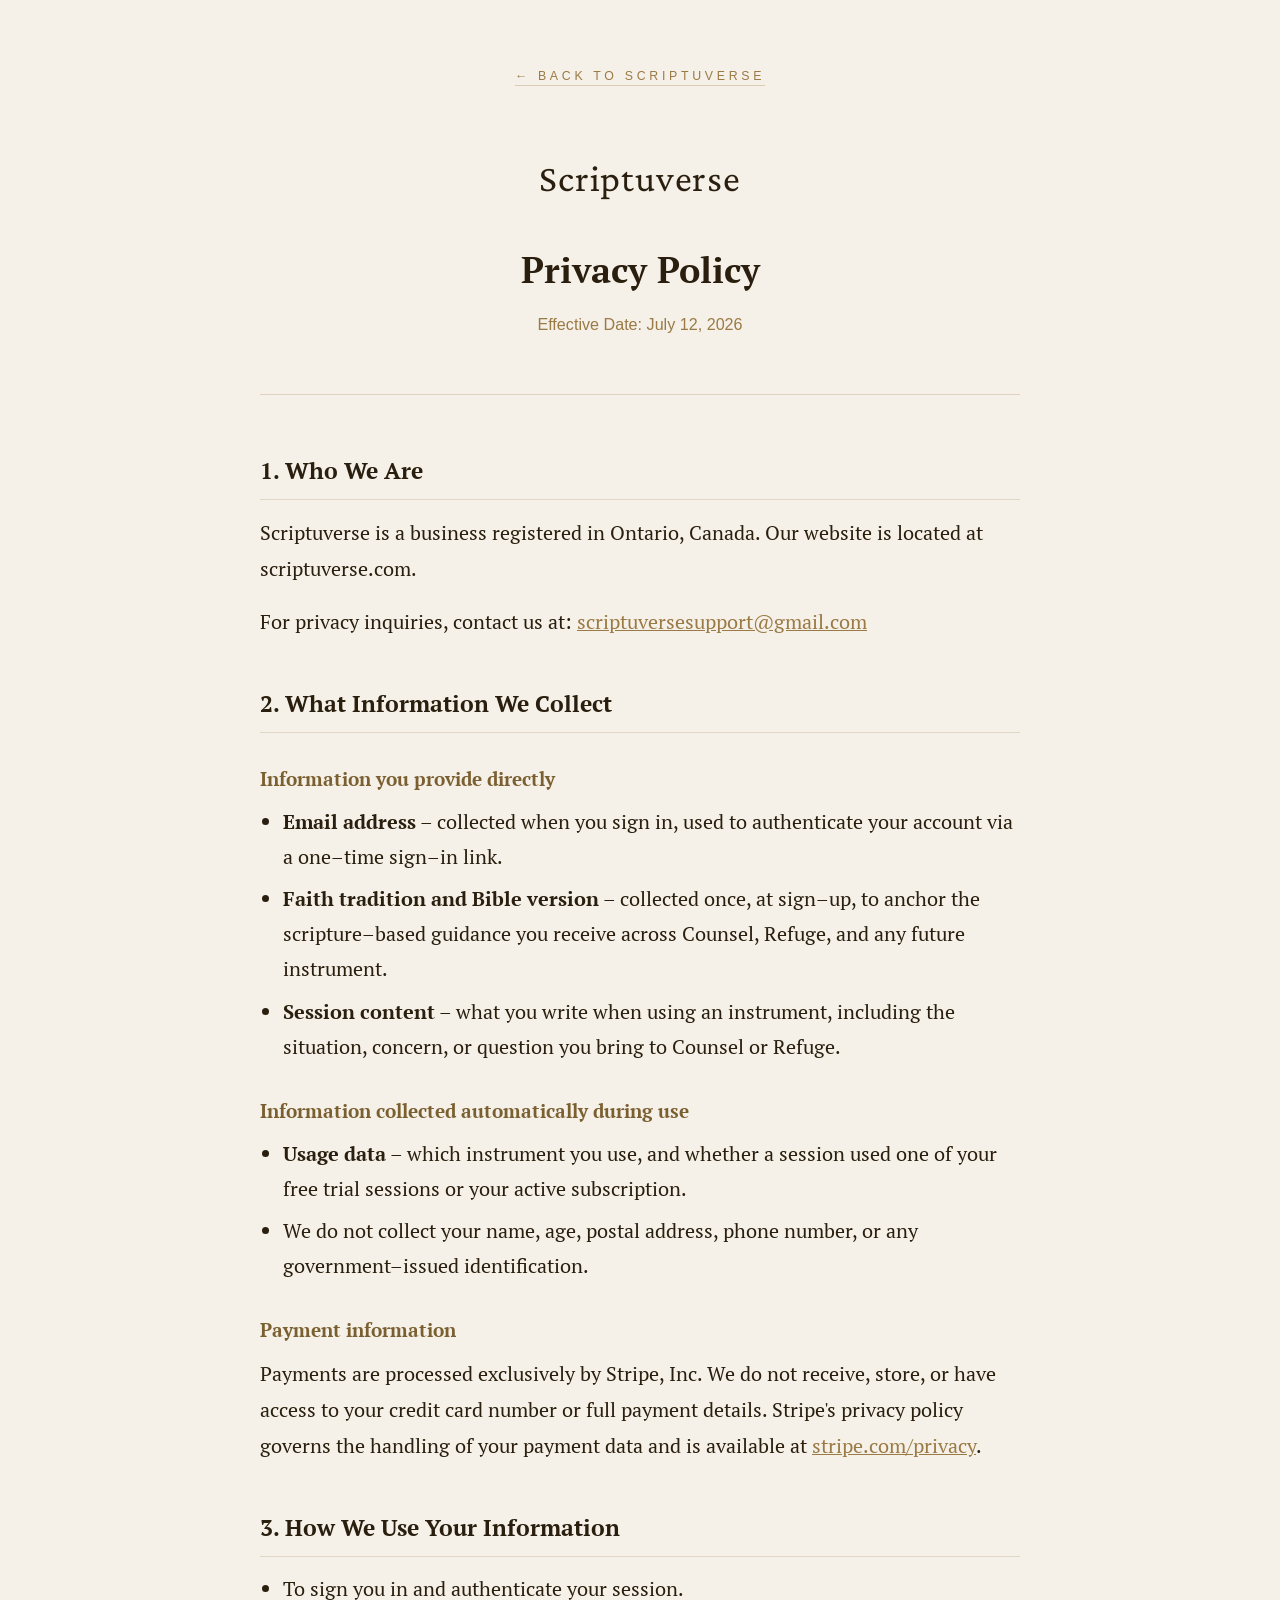
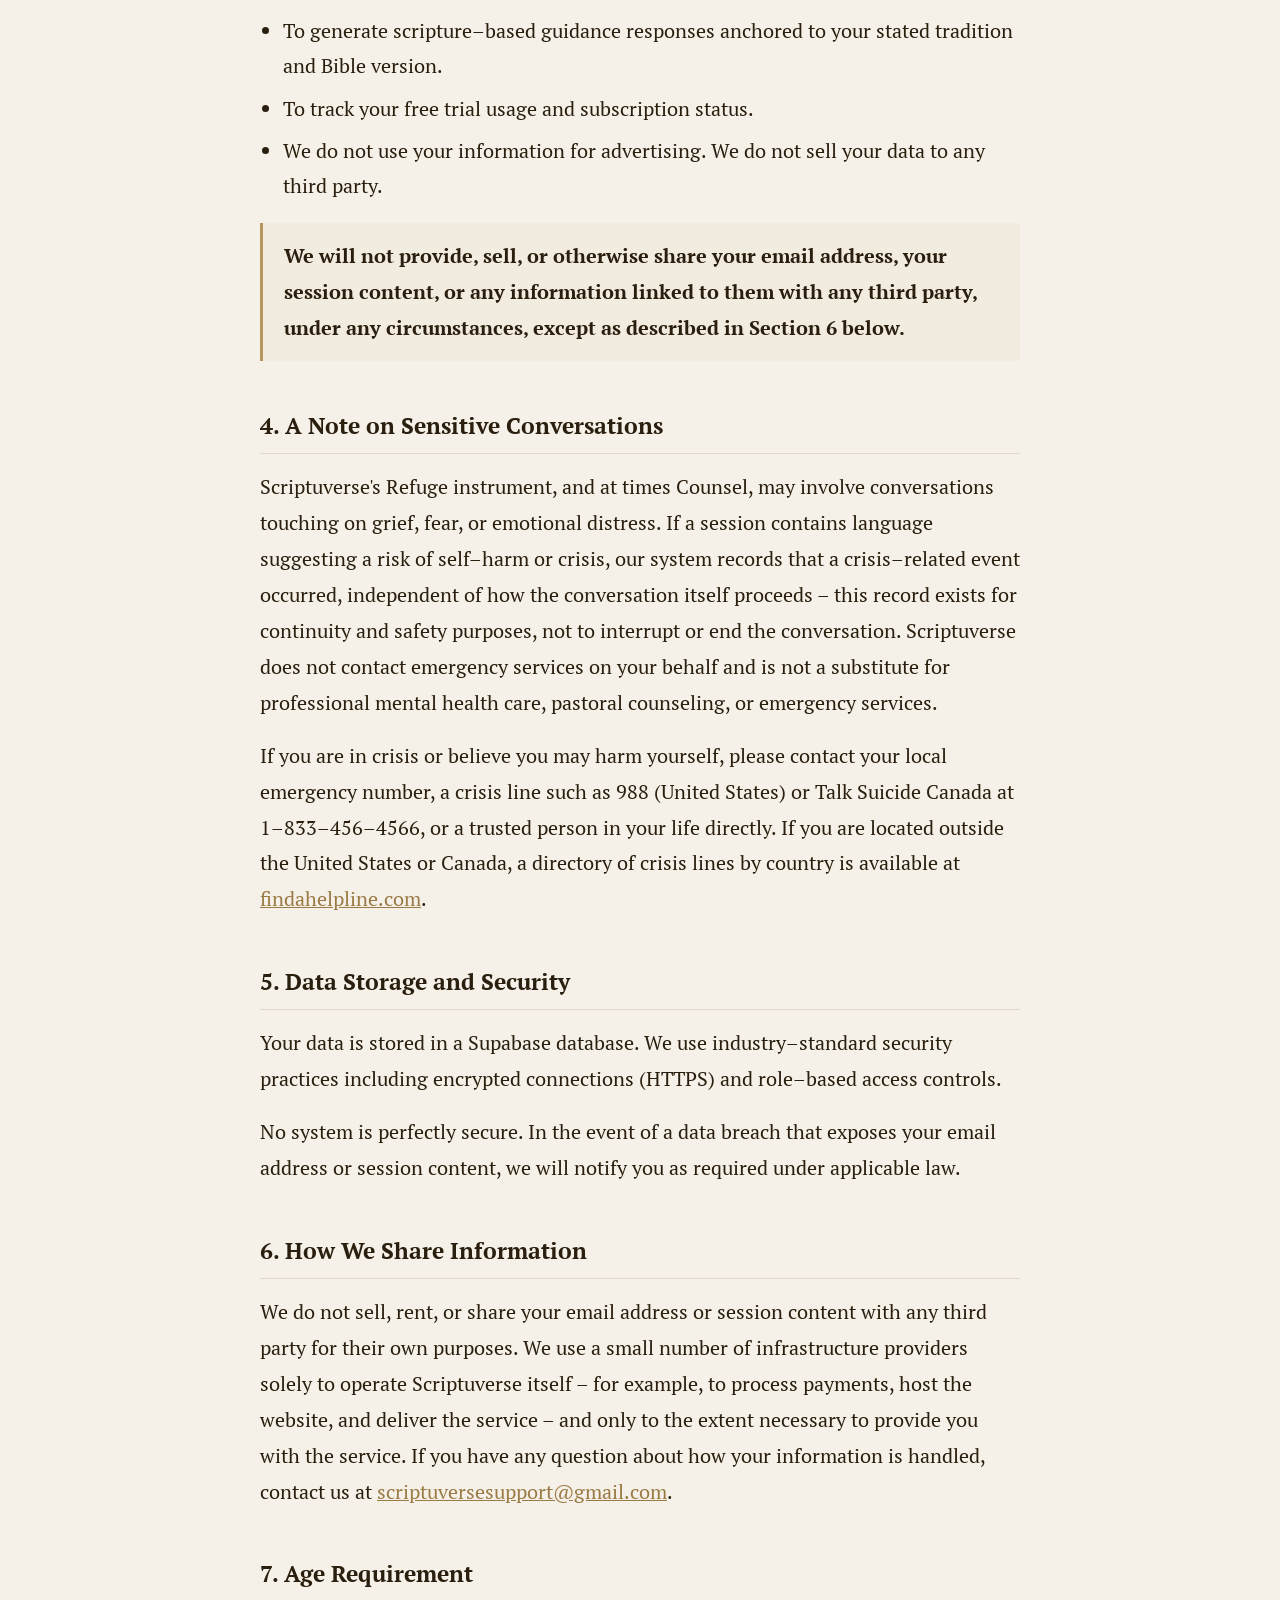
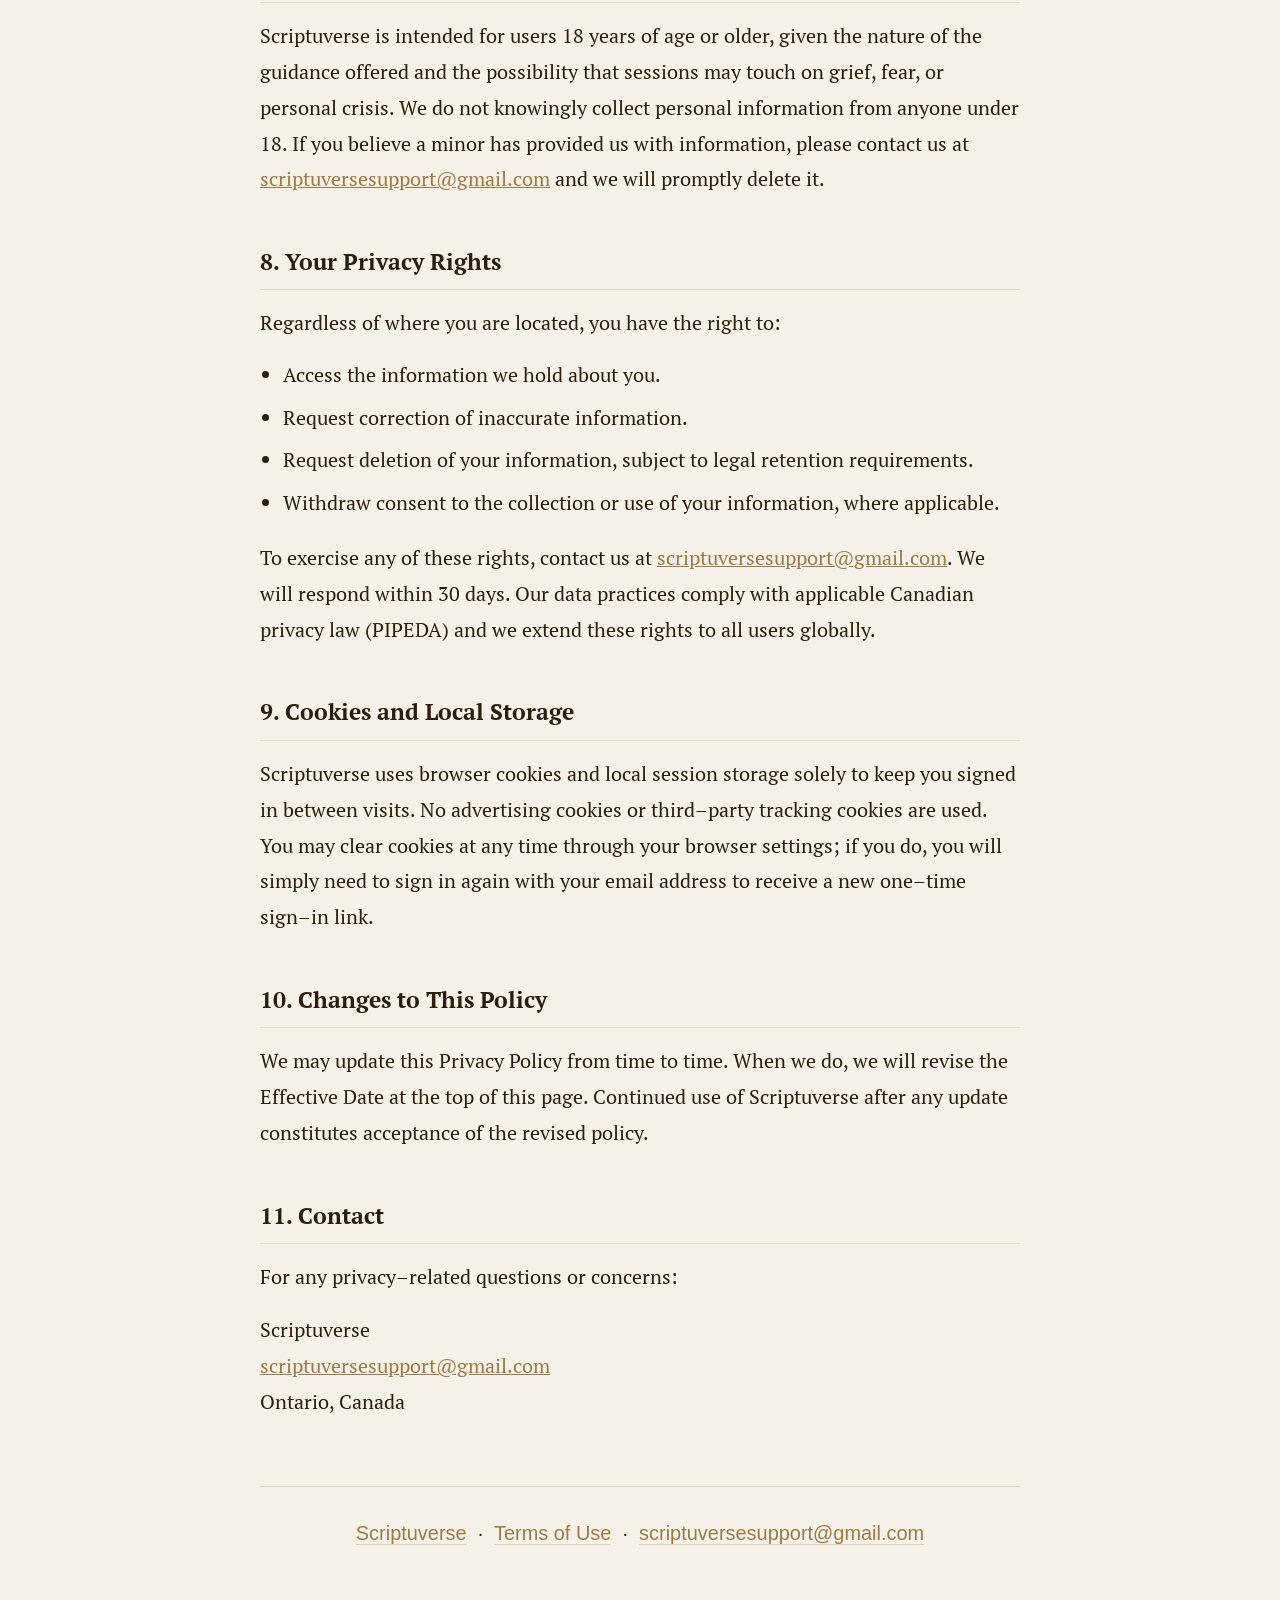
<file: privacy.html>
<!DOCTYPE html>
<html lang="en">
<head>
<meta charset="UTF-8">
<meta name="viewport" content="width=device-width, initial-scale=1.0">
<title>Privacy Policy &ndash; Scriptuverse</title>
<link href="https://fonts.googleapis.com/css2?family=Crimson+Pro:ital,wght@0,300;0,400;0,600;0,700;1,300;1,400&family=PT+Serif:ital,wght@0,400;0,700;1,400&family=Google+Sans:wght@400;500;700&display=swap" rel="stylesheet">
<link rel="stylesheet" href="scriptuverse-shared.css">
<style>
  body { padding: 3rem 1.5rem 4rem; }
  .wrap { position: relative; z-index: 1; max-width: 760px; margin: 0 auto; }
  .site-nav { text-align: center; margin-bottom: 3rem; }
  .site-nav a {
    font-family: 'Google Sans', Arial, sans-serif;
    font-size: 0.65rem; letter-spacing: 0.3em; text-transform: uppercase;
    color: var(--gold-dark); text-decoration: none;
    border-bottom: 1px solid rgba(155,120,65,0.3); padding-bottom: 2px;
  }
  .site-nav a:hover { color: var(--gold-deeper); }
  .doc-header {
    text-align: center; margin-bottom: 3rem; padding-bottom: 2rem;
    border-bottom: 1px solid rgba(155,120,65,0.25);
  }
  .doc-logo {
    font-family: 'Crimson Pro', serif; font-size: 2rem; font-weight: 400;
    color: var(--ink); letter-spacing: 0.02em; margin-bottom: 1.5rem;
  }
  .doc-title {
    font-family: 'PT Serif', serif; font-size: 1.9rem; font-weight: 700;
    color: var(--ink); margin-bottom: 0.5rem;
  }
  .doc-date {
    font-family: 'Google Sans', Arial, sans-serif;
    font-size: 0.85rem; color: var(--gold-dark);
  }
  h2 {
    font-family: 'PT Serif', serif; font-size: 1.2rem; font-weight: 700;
    color: var(--ink); margin: 2.4rem 0 0.8rem; padding-bottom: 0.4rem;
    border-bottom: 1px solid rgba(155,120,65,0.2);
  }
  h3 {
    font-family: 'PT Serif', serif; font-size: 1rem; font-weight: 700;
    color: var(--gold-deeper); margin: 1.6rem 0 0.5rem;
  }
  p { font-size: 1.05rem; font-weight: 400; line-height: 1.8; color: var(--ink); margin-bottom: 0.9rem; }
  ul { margin: 0.5rem 0 1rem 1.2rem; }
  ul li { font-size: 1.05rem; font-weight: 400; line-height: 1.75; color: var(--ink); margin-bottom: 0.4rem; }
  .highlight {
    font-weight: 700; padding: 0.8rem 1.1rem; border-left: 3px solid var(--gold);
    background: rgba(184,150,90,0.06); border-radius: 0 2px 2px 0; margin: 1rem 0 1.2rem;
  }
  a { color: var(--gold-dark); }
  .doc-footer {
    margin-top: 3.5rem; padding-top: 1.5rem; border-top: 1px solid rgba(155,120,65,0.25);
    text-align: center; font-family: 'Google Sans', Arial, sans-serif;
    font-size: 0.82rem; color: var(--gold-dark);
  }
  .doc-footer a { text-decoration: none; border-bottom: 1px solid rgba(155,120,65,0.3); }
  .doc-footer a:hover { color: var(--gold-deeper); }
</style>
</head>
<body>
<div class="wrap">
<nav class="site-nav"><a href="/">&larr; Back to Scriptuverse</a></nav>
<header class="doc-header">
  <div class="doc-logo">Scriptuverse</div>
  <h1 class="doc-title">Privacy Policy</h1>
  <p class="doc-date">Effective Date: July 12, 2026</p>
</header>

<h2>1. Who We Are</h2>
<p>Scriptuverse is a business registered in Ontario, Canada. Our website is located at scriptuverse.com.</p>
<p>For privacy inquiries, contact us at: <a href="mailto:scriptuversesupport@gmail.com">scriptuversesupport@gmail.com</a></p>

<h2>2. What Information We Collect</h2>
<h3>Information you provide directly</h3>
<ul>
<li><strong>Email address</strong> &ndash; collected when you sign in, used to authenticate your account via a one&ndash;time sign&ndash;in link.</li>
<li><strong>Faith tradition and Bible version</strong> &ndash; collected once, at sign&ndash;up, to anchor the scripture&ndash;based guidance you receive across Counsel, Refuge, and any future instrument.</li>
<li><strong>Session content</strong> &ndash; what you write when using an instrument, including the situation, concern, or question you bring to Counsel or Refuge.</li>
</ul>
<h3>Information collected automatically during use</h3>
<ul>
<li><strong>Usage data</strong> &ndash; which instrument you use, and whether a session used one of your free trial sessions or your active subscription.</li>
<li>We do not collect your name, age, postal address, phone number, or any government&ndash;issued identification.</li>
</ul>
<h3>Payment information</h3>
<p>Payments are processed exclusively by Stripe, Inc. We do not receive, store, or have access to your credit card number or full payment details. Stripe's privacy policy governs the handling of your payment data and is available at <a href="https://stripe.com/privacy" target="_blank" rel="noopener">stripe.com/privacy</a>.</p>

<h2>3. How We Use Your Information</h2>
<ul>
<li>To sign you in and authenticate your session.</li>
<li>To generate scripture&ndash;based guidance responses anchored to your stated tradition and Bible version.</li>
<li>To track your free trial usage and subscription status.</li>
<li>We do not use your information for advertising. We do not sell your data to any third party.</li>
</ul>
<p class="highlight">We will not provide, sell, or otherwise share your email address, your session content, or any information linked to them with any third party, under any circumstances, except as described in Section 6 below.</p>

<h2>4. A Note on Sensitive Conversations</h2>
<p>Scriptuverse's Refuge instrument, and at times Counsel, may involve conversations touching on grief, fear, or emotional distress. If a session contains language suggesting a risk of self&ndash;harm or crisis, our system records that a crisis&ndash;related event occurred, independent of how the conversation itself proceeds &ndash; this record exists for continuity and safety purposes, not to interrupt or end the conversation. Scriptuverse does not contact emergency services on your behalf and is not a substitute for professional mental health care, pastoral counseling, or emergency services.</p>
<p>If you are in crisis or believe you may harm yourself, please contact your local emergency number, a crisis line such as 988 (United States) or Talk Suicide Canada at 1&ndash;833&ndash;456&ndash;4566, or a trusted person in your life directly. If you are located outside the United States or Canada, a directory of crisis lines by country is available at <a href="https://findahelpline.com" target="_blank" rel="noopener">findahelpline.com</a>.</p>

<h2>5. Data Storage and Security</h2>
<p>Your data is stored in a Supabase database. We use industry&ndash;standard security practices including encrypted connections (HTTPS) and role&ndash;based access controls.</p>
<p>No system is perfectly secure. In the event of a data breach that exposes your email address or session content, we will notify you as required under applicable law.</p>

<h2>6. How We Share Information</h2>
<p>We do not sell, rent, or share your email address or session content with any third party for their own purposes. We use a small number of infrastructure providers solely to operate Scriptuverse itself &ndash; for example, to process payments, host the website, and deliver the service &ndash; and only to the extent necessary to provide you with the service. If you have any question about how your information is handled, contact us at <a href="mailto:scriptuversesupport@gmail.com">scriptuversesupport@gmail.com</a>.</p>

<h2>7. Age Requirement</h2>
<p>Scriptuverse is intended for users 18 years of age or older, given the nature of the guidance offered and the possibility that sessions may touch on grief, fear, or personal crisis. We do not knowingly collect personal information from anyone under 18. If you believe a minor has provided us with information, please contact us at <a href="mailto:scriptuversesupport@gmail.com">scriptuversesupport@gmail.com</a> and we will promptly delete it.</p>

<h2>8. Your Privacy Rights</h2>
<p>Regardless of where you are located, you have the right to:</p>
<ul>
<li>Access the information we hold about you.</li>
<li>Request correction of inaccurate information.</li>
<li>Request deletion of your information, subject to legal retention requirements.</li>
<li>Withdraw consent to the collection or use of your information, where applicable.</li>
</ul>
<p>To exercise any of these rights, contact us at <a href="mailto:scriptuversesupport@gmail.com">scriptuversesupport@gmail.com</a>. We will respond within 30 days. Our data practices comply with applicable Canadian privacy law (PIPEDA) and we extend these rights to all users globally.</p>

<h2>9. Cookies and Local Storage</h2>
<p>Scriptuverse uses browser cookies and local session storage solely to keep you signed in between visits. No advertising cookies or third&ndash;party tracking cookies are used. You may clear cookies at any time through your browser settings; if you do, you will simply need to sign in again with your email address to receive a new one&ndash;time sign&ndash;in link.</p>

<h2>10. Changes to This Policy</h2>
<p>We may update this Privacy Policy from time to time. When we do, we will revise the Effective Date at the top of this page. Continued use of Scriptuverse after any update constitutes acceptance of the revised policy.</p>

<h2>11. Contact</h2>
<p>For any privacy&ndash;related questions or concerns:</p>
<p>Scriptuverse<br><a href="mailto:scriptuversesupport@gmail.com">scriptuversesupport@gmail.com</a><br>Ontario, Canada</p>

<footer class="doc-footer">
  <p><a href="/">Scriptuverse</a> &nbsp;&middot;&nbsp; <a href="/terms.html">Terms of Use</a> &nbsp;&middot;&nbsp; <a href="mailto:scriptuversesupport@gmail.com">scriptuversesupport@gmail.com</a></p>
</footer>
</div>
</body>
</html>
</file>
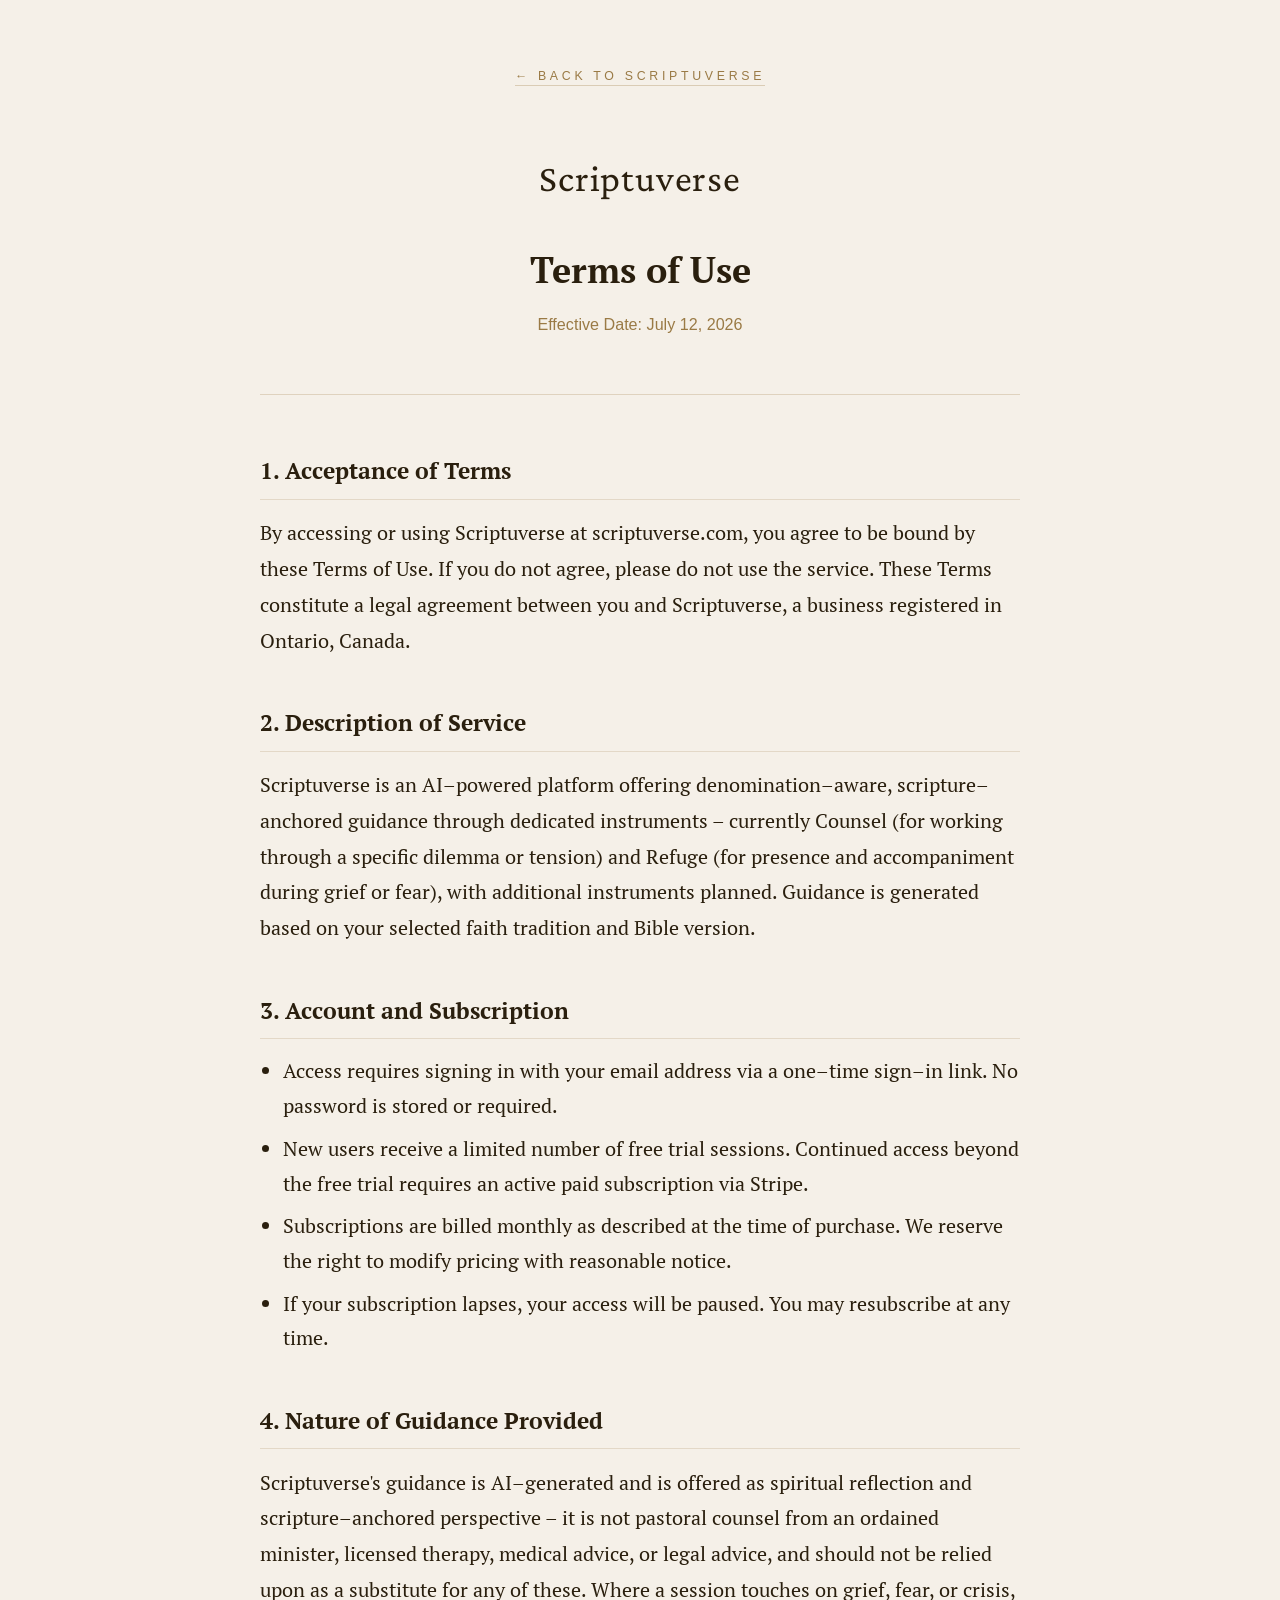
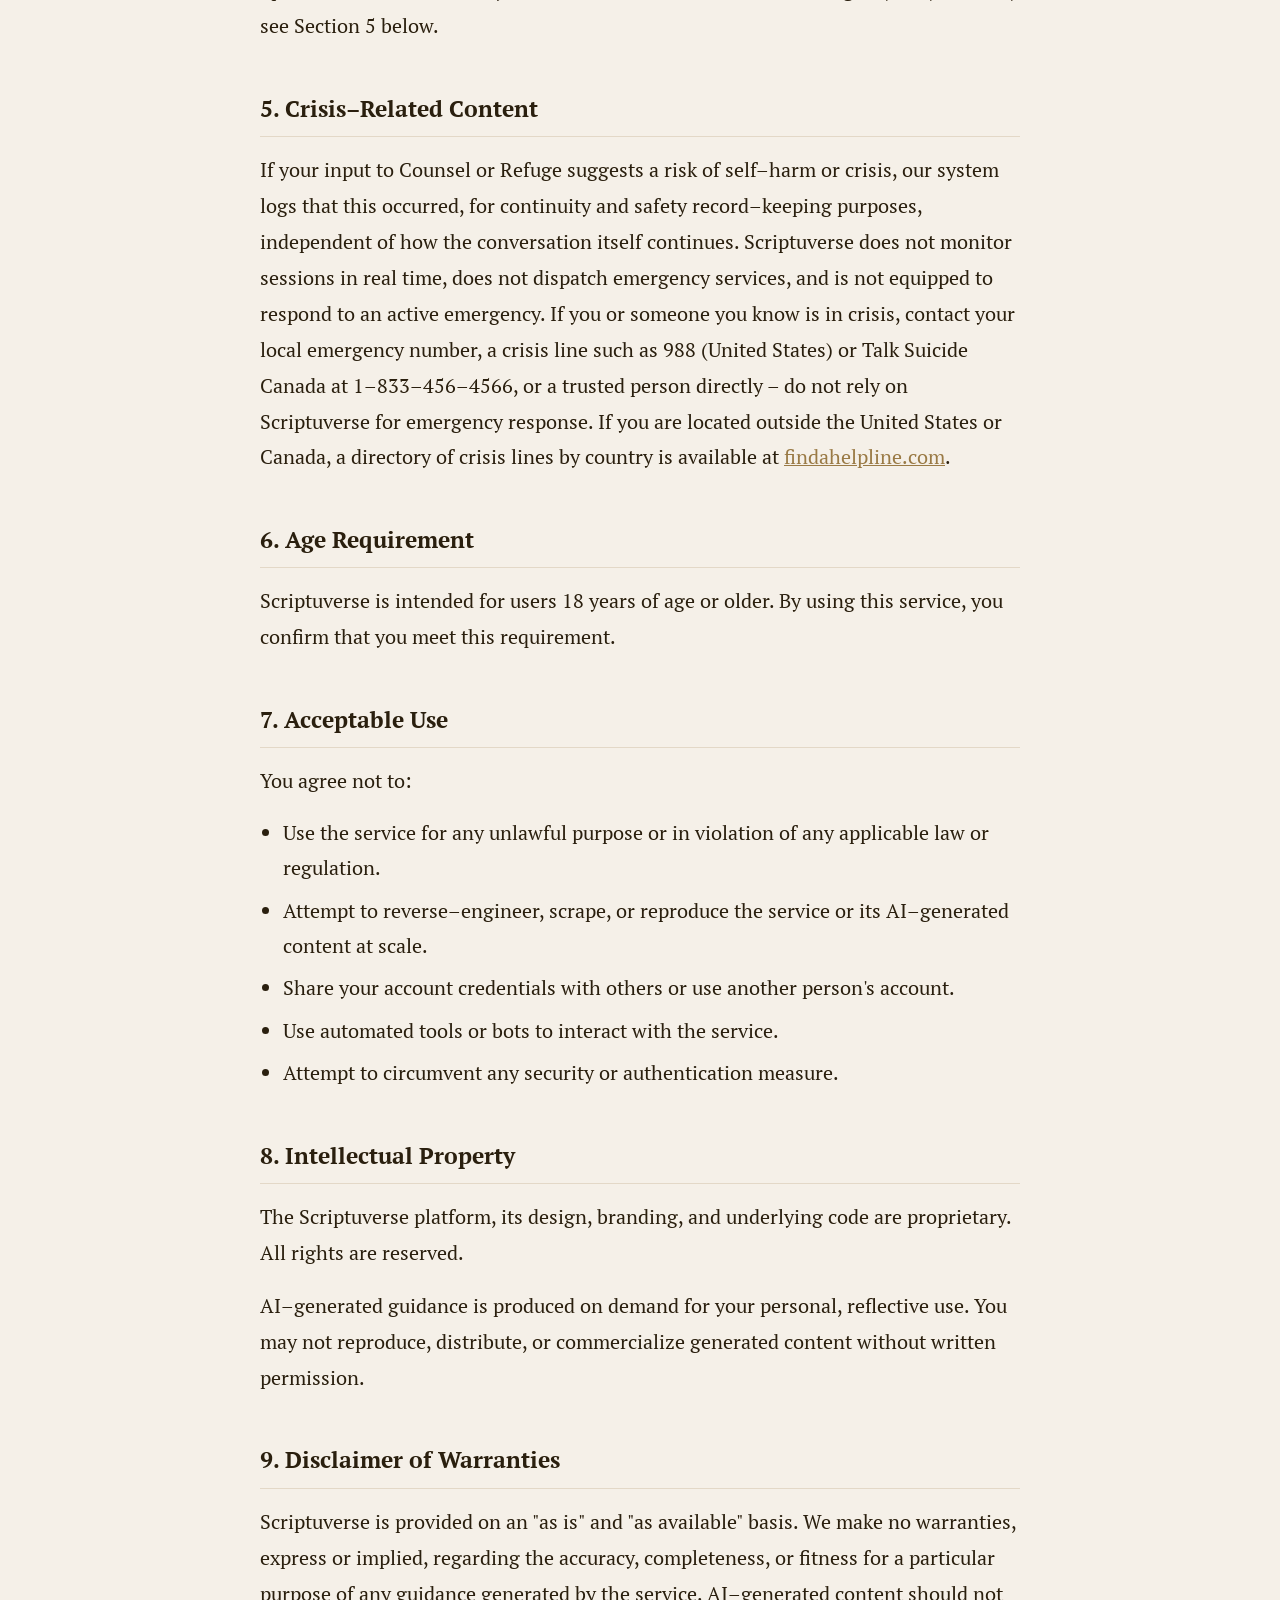
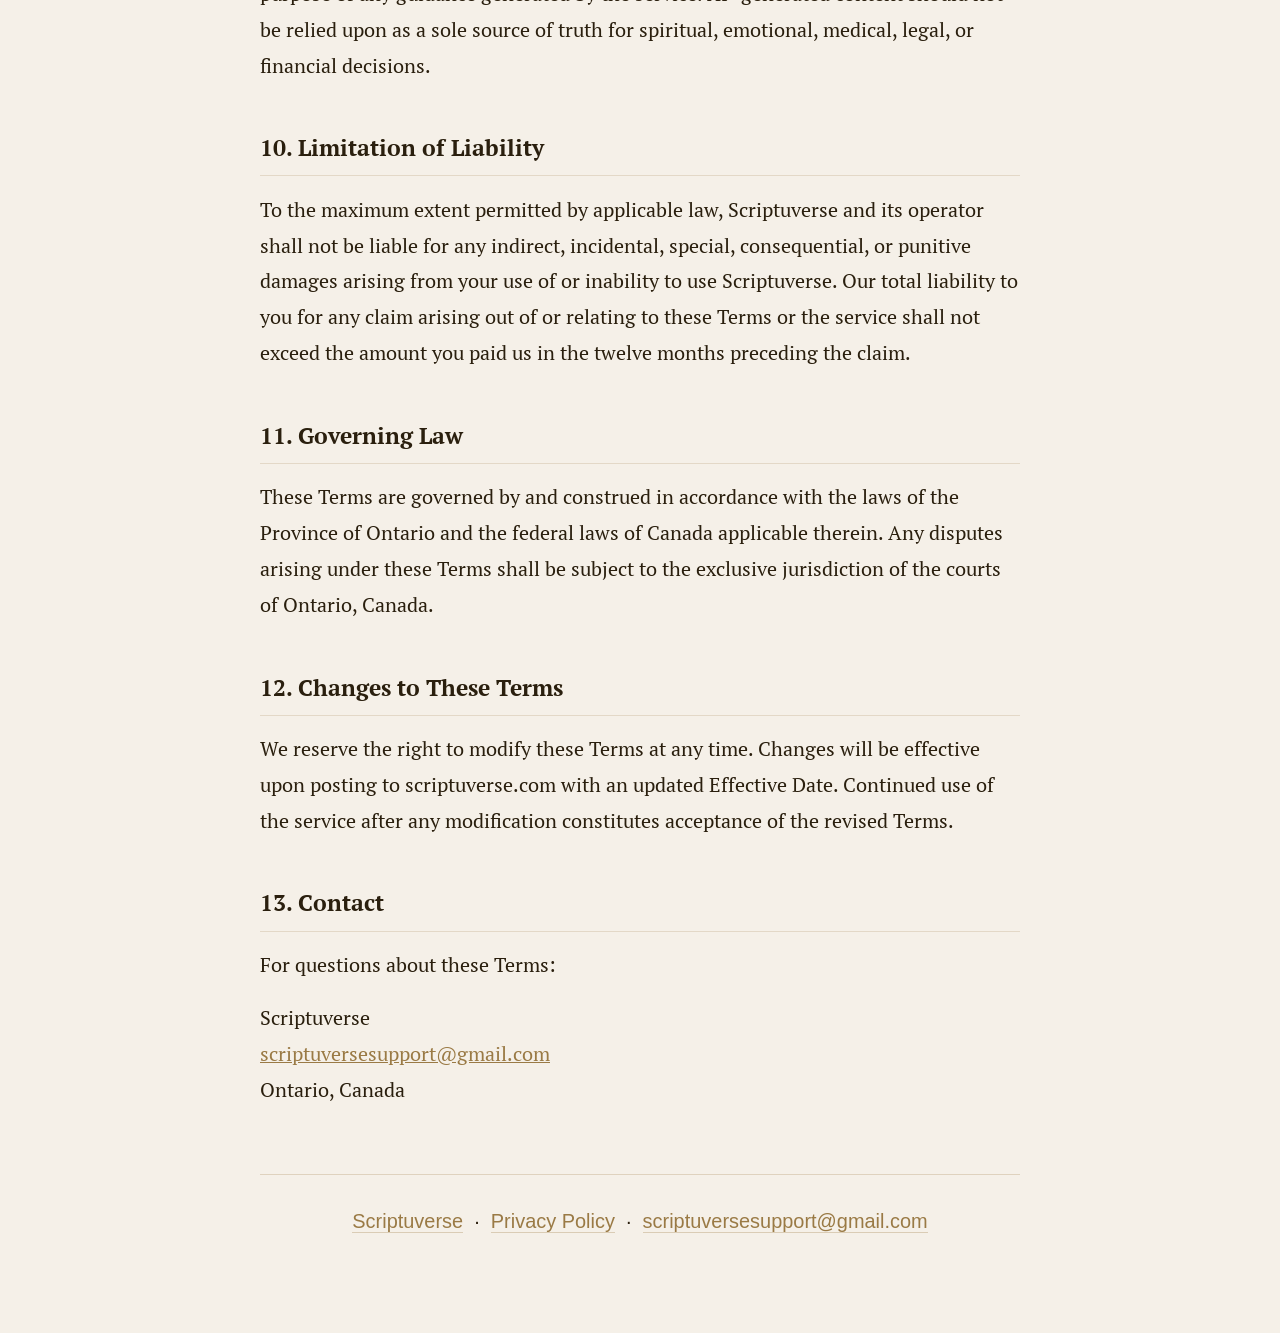
<file: terms.html>
<!DOCTYPE html>
<html lang="en">
<head>
<meta charset="UTF-8">
<meta name="viewport" content="width=device-width, initial-scale=1.0">
<title>Terms of Use &ndash; Scriptuverse</title>
<link href="https://fonts.googleapis.com/css2?family=Crimson+Pro:ital,wght@0,300;0,400;0,600;0,700;1,300;1,400&family=PT+Serif:ital,wght@0,400;0,700;1,400&family=Google+Sans:wght@400;500;700&display=swap" rel="stylesheet">
<link rel="stylesheet" href="scriptuverse-shared.css">
<style>
  body { padding: 3rem 1.5rem 4rem; }
  .wrap { position: relative; z-index: 1; max-width: 760px; margin: 0 auto; }
  .site-nav { text-align: center; margin-bottom: 3rem; }
  .site-nav a {
    font-family: 'Google Sans', Arial, sans-serif;
    font-size: 0.65rem; letter-spacing: 0.3em; text-transform: uppercase;
    color: var(--gold-dark); text-decoration: none;
    border-bottom: 1px solid rgba(155,120,65,0.3); padding-bottom: 2px;
  }
  .site-nav a:hover { color: var(--gold-deeper); }
  .doc-header {
    text-align: center; margin-bottom: 3rem; padding-bottom: 2rem;
    border-bottom: 1px solid rgba(155,120,65,0.25);
  }
  .doc-logo {
    font-family: 'Crimson Pro', serif; font-size: 2rem; font-weight: 400;
    color: var(--ink); letter-spacing: 0.02em; margin-bottom: 1.5rem;
  }
  .doc-title {
    font-family: 'PT Serif', serif; font-size: 1.9rem; font-weight: 700;
    color: var(--ink); margin-bottom: 0.5rem;
  }
  .doc-date {
    font-family: 'Google Sans', Arial, sans-serif;
    font-size: 0.85rem; color: var(--gold-dark);
  }
  h2 {
    font-family: 'PT Serif', serif; font-size: 1.2rem; font-weight: 700;
    color: var(--ink); margin: 2.4rem 0 0.8rem; padding-bottom: 0.4rem;
    border-bottom: 1px solid rgba(155,120,65,0.2);
  }
  p { font-size: 1.05rem; font-weight: 400; line-height: 1.8; color: var(--ink); margin-bottom: 0.9rem; }
  ul { margin: 0.5rem 0 1rem 1.2rem; }
  ul li { font-size: 1.05rem; font-weight: 400; line-height: 1.75; color: var(--ink); margin-bottom: 0.4rem; }
  a { color: var(--gold-dark); }
  .doc-footer {
    margin-top: 3.5rem; padding-top: 1.5rem; border-top: 1px solid rgba(155,120,65,0.25);
    text-align: center; font-family: 'Google Sans', Arial, sans-serif;
    font-size: 0.82rem; color: var(--gold-dark);
  }
  .doc-footer a { text-decoration: none; border-bottom: 1px solid rgba(155,120,65,0.3); }
  .doc-footer a:hover { color: var(--gold-deeper); }
</style>
</head>
<body>
<div class="wrap">
<nav class="site-nav"><a href="/">&larr; Back to Scriptuverse</a></nav>
<header class="doc-header">
  <div class="doc-logo">Scriptuverse</div>
  <h1 class="doc-title">Terms of Use</h1>
  <p class="doc-date">Effective Date: July 12, 2026</p>
</header>

<h2>1. Acceptance of Terms</h2>
<p>By accessing or using Scriptuverse at scriptuverse.com, you agree to be bound by these Terms of Use. If you do not agree, please do not use the service. These Terms constitute a legal agreement between you and Scriptuverse, a business registered in Ontario, Canada.</p>

<h2>2. Description of Service</h2>
<p>Scriptuverse is an AI&ndash;powered platform offering denomination&ndash;aware, scripture&ndash;anchored guidance through dedicated instruments &ndash; currently Counsel (for working through a specific dilemma or tension) and Refuge (for presence and accompaniment during grief or fear), with additional instruments planned. Guidance is generated based on your selected faith tradition and Bible version.</p>

<h2>3. Account and Subscription</h2>
<ul>
<li>Access requires signing in with your email address via a one&ndash;time sign&ndash;in link. No password is stored or required.</li>
<li>New users receive a limited number of free trial sessions. Continued access beyond the free trial requires an active paid subscription via Stripe.</li>
<li>Subscriptions are billed monthly as described at the time of purchase. We reserve the right to modify pricing with reasonable notice.</li>
<li>If your subscription lapses, your access will be paused. You may resubscribe at any time.</li>
</ul>

<h2>4. Nature of Guidance Provided</h2>
<p>Scriptuverse's guidance is AI&ndash;generated and is offered as spiritual reflection and scripture&ndash;anchored perspective &ndash; it is not pastoral counsel from an ordained minister, licensed therapy, medical advice, or legal advice, and should not be relied upon as a substitute for any of these. Where a session touches on grief, fear, or crisis, see Section 5 below.</p>

<h2>5. Crisis&ndash;Related Content</h2>
<p>If your input to Counsel or Refuge suggests a risk of self&ndash;harm or crisis, our system logs that this occurred, for continuity and safety record&ndash;keeping purposes, independent of how the conversation itself continues. Scriptuverse does not monitor sessions in real time, does not dispatch emergency services, and is not equipped to respond to an active emergency. If you or someone you know is in crisis, contact your local emergency number, a crisis line such as 988 (United States) or Talk Suicide Canada at 1&ndash;833&ndash;456&ndash;4566, or a trusted person directly &ndash; do not rely on Scriptuverse for emergency response. If you are located outside the United States or Canada, a directory of crisis lines by country is available at <a href="https://findahelpline.com" target="_blank" rel="noopener">findahelpline.com</a>.</p>

<h2>6. Age Requirement</h2>
<p>Scriptuverse is intended for users 18 years of age or older. By using this service, you confirm that you meet this requirement.</p>

<h2>7. Acceptable Use</h2>
<p>You agree not to:</p>
<ul>
<li>Use the service for any unlawful purpose or in violation of any applicable law or regulation.</li>
<li>Attempt to reverse&ndash;engineer, scrape, or reproduce the service or its AI&ndash;generated content at scale.</li>
<li>Share your account credentials with others or use another person's account.</li>
<li>Use automated tools or bots to interact with the service.</li>
<li>Attempt to circumvent any security or authentication measure.</li>
</ul>

<h2>8. Intellectual Property</h2>
<p>The Scriptuverse platform, its design, branding, and underlying code are proprietary. All rights are reserved.</p>
<p>AI&ndash;generated guidance is produced on demand for your personal, reflective use. You may not reproduce, distribute, or commercialize generated content without written permission.</p>

<h2>9. Disclaimer of Warranties</h2>
<p>Scriptuverse is provided on an "as is" and "as available" basis. We make no warranties, express or implied, regarding the accuracy, completeness, or fitness for a particular purpose of any guidance generated by the service. AI&ndash;generated content should not be relied upon as a sole source of truth for spiritual, emotional, medical, legal, or financial decisions.</p>

<h2>10. Limitation of Liability</h2>
<p>To the maximum extent permitted by applicable law, Scriptuverse and its operator shall not be liable for any indirect, incidental, special, consequential, or punitive damages arising from your use of or inability to use Scriptuverse. Our total liability to you for any claim arising out of or relating to these Terms or the service shall not exceed the amount you paid us in the twelve months preceding the claim.</p>

<h2>11. Governing Law</h2>
<p>These Terms are governed by and construed in accordance with the laws of the Province of Ontario and the federal laws of Canada applicable therein. Any disputes arising under these Terms shall be subject to the exclusive jurisdiction of the courts of Ontario, Canada.</p>

<h2>12. Changes to These Terms</h2>
<p>We reserve the right to modify these Terms at any time. Changes will be effective upon posting to scriptuverse.com with an updated Effective Date. Continued use of the service after any modification constitutes acceptance of the revised Terms.</p>

<h2>13. Contact</h2>
<p>For questions about these Terms:</p>
<p>Scriptuverse<br><a href="mailto:scriptuversesupport@gmail.com">scriptuversesupport@gmail.com</a><br>Ontario, Canada</p>

<footer class="doc-footer">
  <p><a href="/">Scriptuverse</a> &nbsp;&middot;&nbsp; <a href="/privacy.html">Privacy Policy</a> &nbsp;&middot;&nbsp; <a href="mailto:scriptuversesupport@gmail.com">scriptuversesupport@gmail.com</a></p>
</footer>
</div>
</body>
</html>
</file>
<file: scriptuverse-shared.css>
/* ═══════════════════════════════════════════════════════════════════════
   SCRIPTUVERSE SHARED STYLESHEET
   ═══════════════════════════════════════════════════════════════════════
   Every Scriptuverse page (front door, Counsel, and Refuge/Reflection/
   Study once built) links to this file rather than embedding its own
   copy of these tokens and components. This exists specifically because
   Counsel's first build re-derived styling from memory instead of pulling
   from the front door's actual current CSS, and none of the front door's
   already-fixed refinements (font sizes, blue action-colour labels,
   italics removed, the 36px header rule) carried over as a result. A fix
   made here applies to every page that links to this file automatically --
   that is the entire point of this file existing.

   FONT SYSTEM (adopted, ScriptBDL Decision 105 -- supersedes the font
   portion of Decision 11): exactly three font families platform-wide.
     - WORDMARK -- Crimson Pro -- the word "Scriptuverse" only, wherever
       it appears as the brand mark (.logo included)
     - SERIF    -- PT Serif    -- every other serif use: body copy,
       headings, instrument names, buttons, disclaimers, output text
     - SANS     -- Google Sans -- every sans/mono use: labels, status
       lines, progress bar, question numbers, suite label
   Playfair Display, Avenir, Arial Black, and Share Tech Mono are retired
   platform-wide as of this version. Color palette and every non-font
   rule are unchanged from the prior version of this file.
   ═══════════════════════════════════════════════════════════════════════ */

:root {
  --parchment:     #f5f0e8;
  --parchment2:    #ede7d9;
  --ink:           #2a1f0e;
  --ink-mid:       #4a3820;
  --ink-faint:     #7a6540;
  --gold:          #b8965a;
  --gold-dark:     #9a7a45;
  --gold-deeper:   #7a6030;
  --accent:        #b07840;
  --accent-deep:   #7a5025;
  --blue:          #0000ff;   /* BIS 2.3: HM action colour -- CTAs, headlines, actionable labels */
  --card-bg:       rgba(255,255,255,0.62);
  --card-border:   rgba(155,120,65,0.22);
  --card-focus:    rgba(176,120,64,0.45);
  --text:          #2a1f0e;
  --text-mid:      #4a3820;
  --text-dim:      #7a6540;
  --text-faint:    #8c744e;
}

* , *::before, *::after { box-sizing: border-box; margin: 0; padding: 0; }

html, body {
  min-height: 100%;
  background: var(--parchment);
  color: var(--ink);
  font-family: 'PT Serif', Georgia, serif;
  font-size: 19px;
  line-height: 1.7;
}

/* ── HEADER -- interior instrument pages carry this; the suite front door
   deliberately does not (per Jamie's explicit instruction on that build).
   Wordmark now Crimson Pro, per the 3-font test -- this is a literal
   instance of "Scriptuverse," not a general sans-serif label. ── */
.site-header {
  display: flex; align-items: center; justify-content: space-between;
  padding: 14px 32px;
  border-bottom: 1px solid rgba(155,120,65,0.20);
}
.logo {
  font-family: 'Crimson Pro', serif;
  font-size: 36px; font-weight: 700;
  color: var(--gold); letter-spacing: 1px;
  line-height: 1;
  text-decoration: none;
}
@media (max-width: 560px) {
  .logo { font-size: 26px; letter-spacing: 1px; }
}
.suite-label {
  font-family: 'Google Sans', Arial, sans-serif;
  font-size: 15px; color: var(--text-faint); letter-spacing: 2px;
  text-transform: uppercase;
}

/* ── HERO ── */
.hero { text-align: center; padding: 40px 24px 28px; }
.instrument-name {
  font-family: 'PT Serif', serif;
  font-size: 44px; font-weight: 700; color: var(--accent-deep);
  margin-bottom: 10px;
}
.instrument-tagline {
  font-family: 'PT Serif', serif; font-size: 19px; color: var(--text-dim);
}

.main { max-width: 720px; margin: 0 auto; padding: 20px 24px 64px; }

/* ── DISCLAIMER BOX -- Section 2.1's locked disclaimer uses this; also a
   general-purpose "important, not urgent" box for similar copy. Not
   italic, not tiny -- both mistakes an earlier pass made. ── */
.disclaimer-box {
  background: rgba(176,120,64,0.07);
  border: 1px solid rgba(176,120,64,0.25);
  border-radius: 8px;
  padding: 18px 20px;
  margin-bottom: 28px;
  font-family: 'PT Serif', serif;
  font-size: 16px; color: var(--text-mid);
  line-height: 1.6;
}

/* ── ACTION-REQUIRED TEXT -- the platform's blue treatment (BIS 2.3),
   for section headings and status messages the user needs to notice and
   act on. Larger and bolder than passive body text by design. ── */
.action-label {
  font-family: 'PT Serif', serif;
  font-size: 22px; font-weight: 700;
  color: var(--blue);
  line-height: 1.4;
  text-align: center;
  margin-bottom: 20px;
}
.status-line {
  font-family: 'Google Sans', Arial, sans-serif;
  font-size: 17px; color: var(--text-dim);
  text-align: center; margin-bottom: 20px;
}
.status-line.attention { color: var(--blue); font-weight: 700; font-size: 17px; }
.status-line.attention a { color: inherit; text-decoration: underline; cursor: pointer; }
.status-line.confirmed { color: var(--text-dim); font-weight: 700; }

/* ── BUTTONS -- one canonical primary-button treatment, used everywhere
   (front-door CTA, instrument-page submit/continue). ── */
.btn-primary {
  font-family: 'PT Serif', serif;
  font-size: 17px; font-weight: 700;
  color: var(--parchment);
  background: linear-gradient(135deg, var(--accent-deep), var(--accent));
  border: 1px solid var(--accent-deep);
  border-radius: 6px;
  padding: 15px 32px;
  cursor: pointer;
  text-decoration: none;
  display: inline-block;
}
.btn-primary:disabled { opacity: 0.45; cursor: not-allowed; }
.btn-row { text-align: center; margin-top: 24px; }

/* ── SCREEN MANAGEMENT -- multi-step instrument flows (Layer 1 -> Layer 2
   -> Output) all share this show/hide pattern. ── */
.screen { display: none; }
.screen.active { display: block; }

/* ── PROGRESS BAR ── */
.progress-wrap { margin-bottom: 22px; }
.progress-label {
  display: flex; justify-content: space-between;
  font-family: 'Google Sans', Arial, sans-serif;
  font-size: 15px; color: var(--text-dim); letter-spacing: 0.5px;
  margin-bottom: 8px;
}
.progress-bar { height: 3px; background: rgba(155,120,65,0.18); border-radius: 2px; overflow: hidden; }
.progress-fill { height: 100%; background: var(--accent); border-radius: 2px; transition: width 0.3s ease; }

/* ── QUESTION CARDS -- Layer 1/Layer 2 intake questions. ── */
.q-card {
  background: var(--card-bg);
  border: 1px solid var(--card-border);
  border-radius: 10px;
  padding: 22px 24px;
  margin-bottom: 16px;
  transition: border-color 0.15s;
}
.q-card:focus-within { border-color: var(--card-focus); }
.q-number {
  font-family: 'Google Sans', Arial, sans-serif;
  font-size: 15px; color: var(--accent-deep); letter-spacing: 1px;
  text-transform: uppercase; margin-bottom: 8px;
}
.q-text {
  font-family: 'PT Serif', serif; font-size: 19px; font-weight: 700;
  color: var(--ink); margin-bottom: 6px; line-height: 1.4;
}
.q-hint {
  font-family: 'PT Serif', serif; font-size: 18px;
  color: var(--text-faint); margin-bottom: 12px; line-height: 1.5;
}
.q-card textarea {
  width: 100%;
  font-family: 'PT Serif', serif; font-size: 17px;
  padding: 12px 14px;
  background: rgba(255,255,255,0.75);
  border: 1px solid rgba(155,120,65,0.25);
  border-radius: 6px;
  color: var(--ink);
  resize: vertical;
}

/* ── LOADING STATE ── */
.loading-wrap { text-align: center; padding: 80px 24px; }
.loading-spinner {
  width: 40px; height: 40px; margin: 0 auto 24px;
  border: 3px solid rgba(155,120,65,0.2);
  border-top-color: var(--accent);
  border-radius: 50%;
  animation: spin 0.9s linear infinite;
}
@keyframes spin { to { transform: rotate(360deg); } }
.loading-label {
  font-family: 'PT Serif', serif; font-size: 22px; font-weight: 700;
  color: var(--ink); margin-bottom: 8px;
}
.loading-sub {
  font-family: 'PT Serif', serif; font-size: 16px;
  color: var(--text-dim);
}

/* ── OUTPUT GALAXY RENDERING -- markdown-rendered instrument responses. ── */
.output-body h1, .output-body h2 {
  font-family: 'PT Serif', serif; font-size: 24px; font-weight: 700;
  color: var(--accent-deep); margin: 28px 0 12px;
}
.output-body h1:first-child, .output-body h2:first-child { margin-top: 0; }
.output-body p { margin-bottom: 14px; font-size: 18px; }
.output-body ul, .output-body ol { padding-left: 24px; margin-bottom: 14px; }
.output-body li { margin-bottom: 8px; font-size: 18px; }
.output-body strong { color: var(--ink); font-weight: 700; }
.output-body em { color: var(--text-mid); }
.output-body blockquote {
  border-left: 3px solid var(--accent);
  padding: 4px 0 4px 18px;
  margin: 16px 0;
  color: var(--text-mid);
}

.section-divider {
  border: none; border-top: 1px solid rgba(155,120,65,0.2);
  margin: 32px 0;
}

/* ── FOOTER IDENTIFIER -- a small, muted repeat of the wordmark + suite
   label at the bottom of a screen, distinct from .site-header's full-size
   treatment at the top. Crimson Pro here is correct per Decision 105 (the
   wordmark font applies wherever "Scriptuverse" appears as a brand mark,
   not only in the header), just at a much smaller size and muted color so
   it reads as a quiet identifier, not a second header. ── */
.footer-identifier {
  display: block;
  text-align: center;
  margin: 56px auto 0;
  font-family: 'Crimson Pro', serif;
  font-size: 20px;
  color: var(--text-faint);
  letter-spacing: 0.5px;
}

/* ── CRISIS-FALLBACK CHAT (ScriptBDL, decision TBD) -- the open-ended
   conversational screen a person lands in when the model's trained
   crisis-response behavior engages during Layer 2 intake or Output
   generation. Reuses .disclaimer-box as-is for the three reminder texts,
   the two-remaining alert, and the closing message (Jamie's explicit
   instruction: a distinct styled box like .disclaimer-box, not a new
   component) -- only the transcript bubbles and input row below are new. ── */
.crisis-transcript {
  display: flex; flex-direction: column; gap: 16px;
  margin-bottom: 20px;
}
.crisis-msg-label {
  font-family: 'Google Sans', Arial, sans-serif;
  font-size: 13px; letter-spacing: 1px; text-transform: uppercase;
  color: var(--text-faint); margin-bottom: 6px;
}
.crisis-msg-ai .crisis-msg-body {
  background: var(--card-bg);
  border: 1px solid var(--card-border);
  border-radius: 10px;
  padding: 16px 18px;
  font-family: 'PT Serif', serif; font-size: 18px; line-height: 1.6;
  color: var(--ink);
}
.crisis-msg-user .crisis-msg-body {
  background: rgba(176,120,64,0.10);
  border: 1px solid rgba(176,120,64,0.25);
  border-radius: 10px;
  padding: 14px 16px;
  font-family: 'PT Serif', serif; font-size: 17px;
  color: var(--ink-mid);
}
.crisis-input-row {
  display: flex; gap: 10px; align-items: flex-end;
  margin-top: 8px;
}
.crisis-input-row textarea {
  flex: 1;
  font-family: 'PT Serif', serif; font-size: 17px;
  padding: 12px 14px;
  background: rgba(255,255,255,0.75);
  border: 1px solid rgba(155,120,65,0.25);
  border-radius: 6px;
  color: var(--ink);
  resize: vertical;
}
.crisis-box-link { margin-top: 14px; }

/* Option A, locked -- the five crisis-fallback boxes (reminders at 3/6/9,
   alert at 10, closing at 12) are action items, not passive disclaimers,
   so their text renders in the platform's action-blue treatment (BIS 2.3),
   same principle as .action-label. Scoped to .crisis-alert specifically --
   NOT a global change to .disclaimer-box, which still renders in plain ink
   everywhere else it's used (the tradition disclaimer, the sign-in
   notice) -- those are not action items and should not read as one. */
.disclaimer-box.crisis-alert p {
  color: var(--blue);
  font-weight: 700;
}

/* ── PRINT / PDF (Decision 113) -- restored 2026-07-08. Confirmed missing
   from the working copy of this file via Refuge's own first live PDF
   export (Decision 118), where .btn-row and .hero were visibly present
   in the printed output. Scope matches Decision 113's original spec
   exactly, not expanded: header (wordmark + suite label) and the
   disclaimer-box print by default since neither is hidden here -- only
   .hero, .btn-row, .progress-wrap, and .status-line are excluded, and the
   background switches to plain white to avoid printing the parchment
   tone. This one rule also directly answers Jamie's separate ask (buttons
   shouldn't appear on the printed page) -- same fix, not a second one. ── */
@media print {
  body { background: #fff; }
  .hero, .btn-row, .progress-wrap, .status-line { display: none; }
}
</file>
